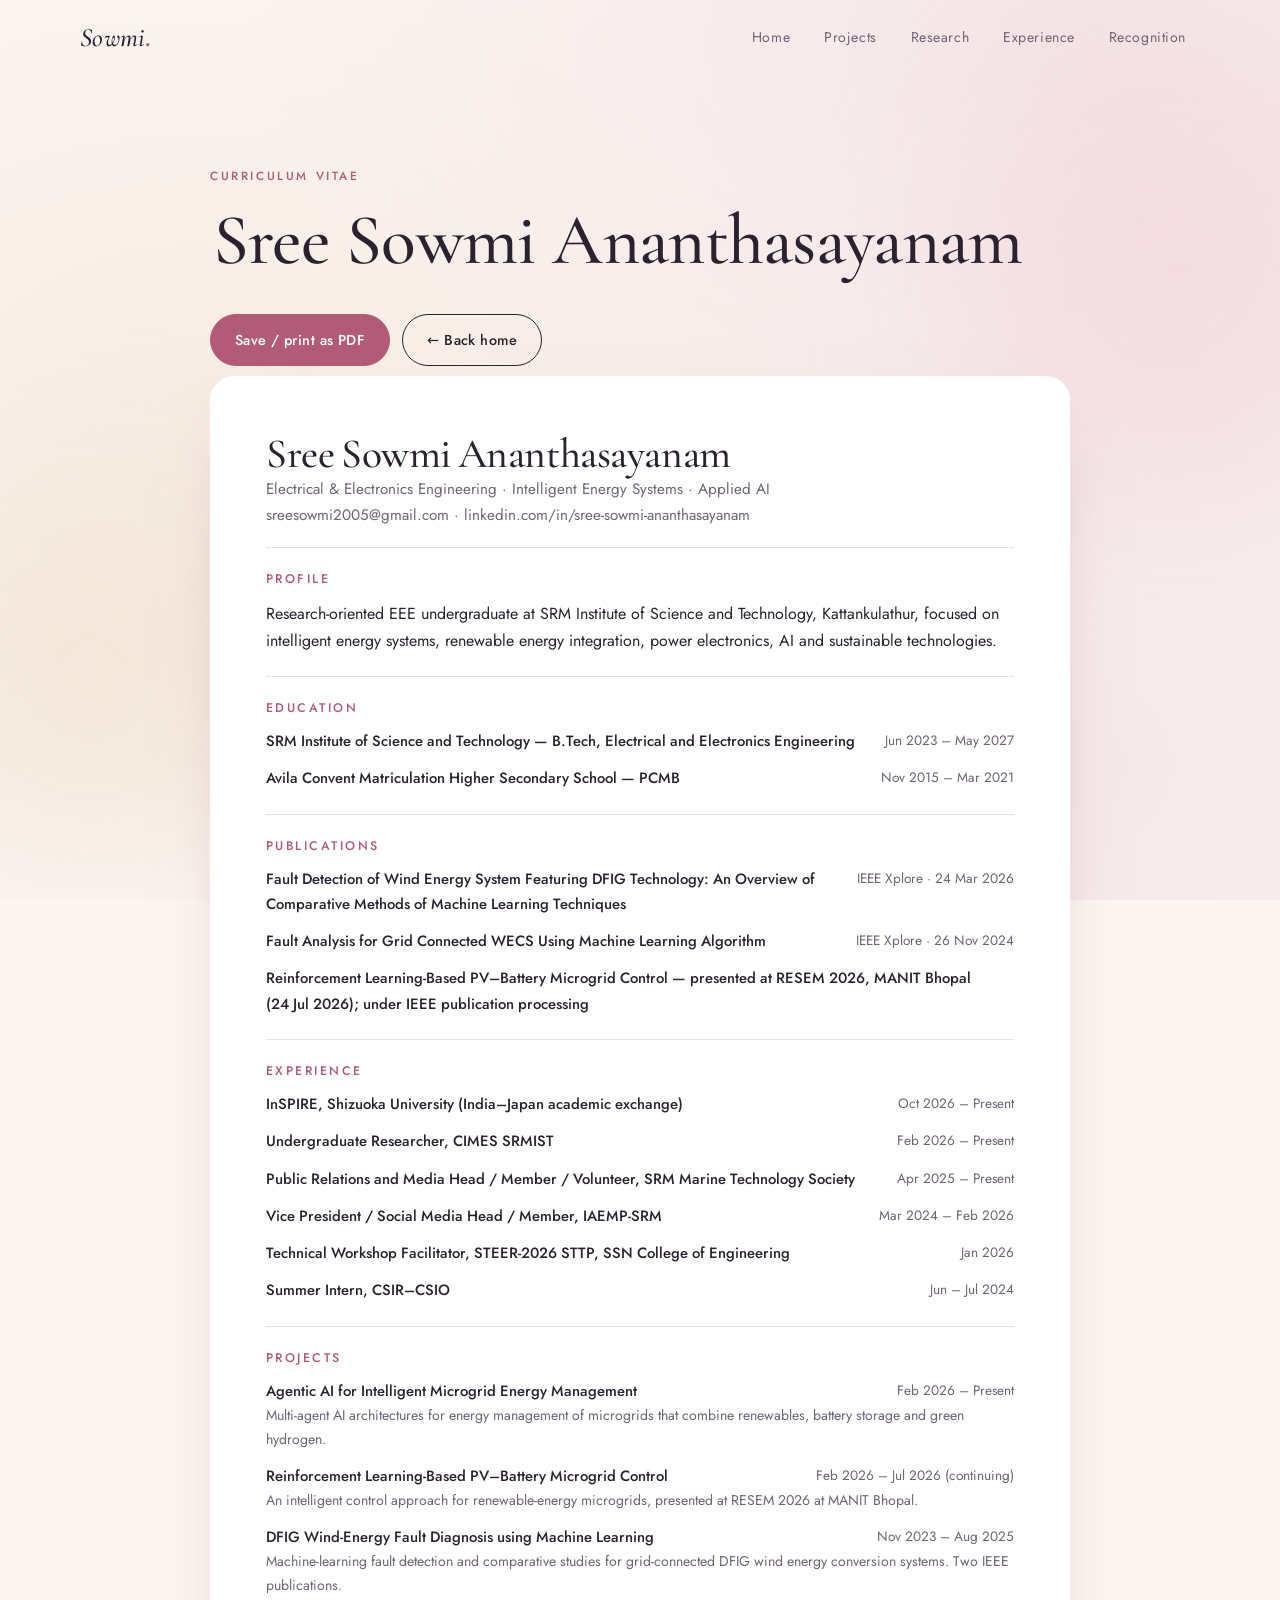
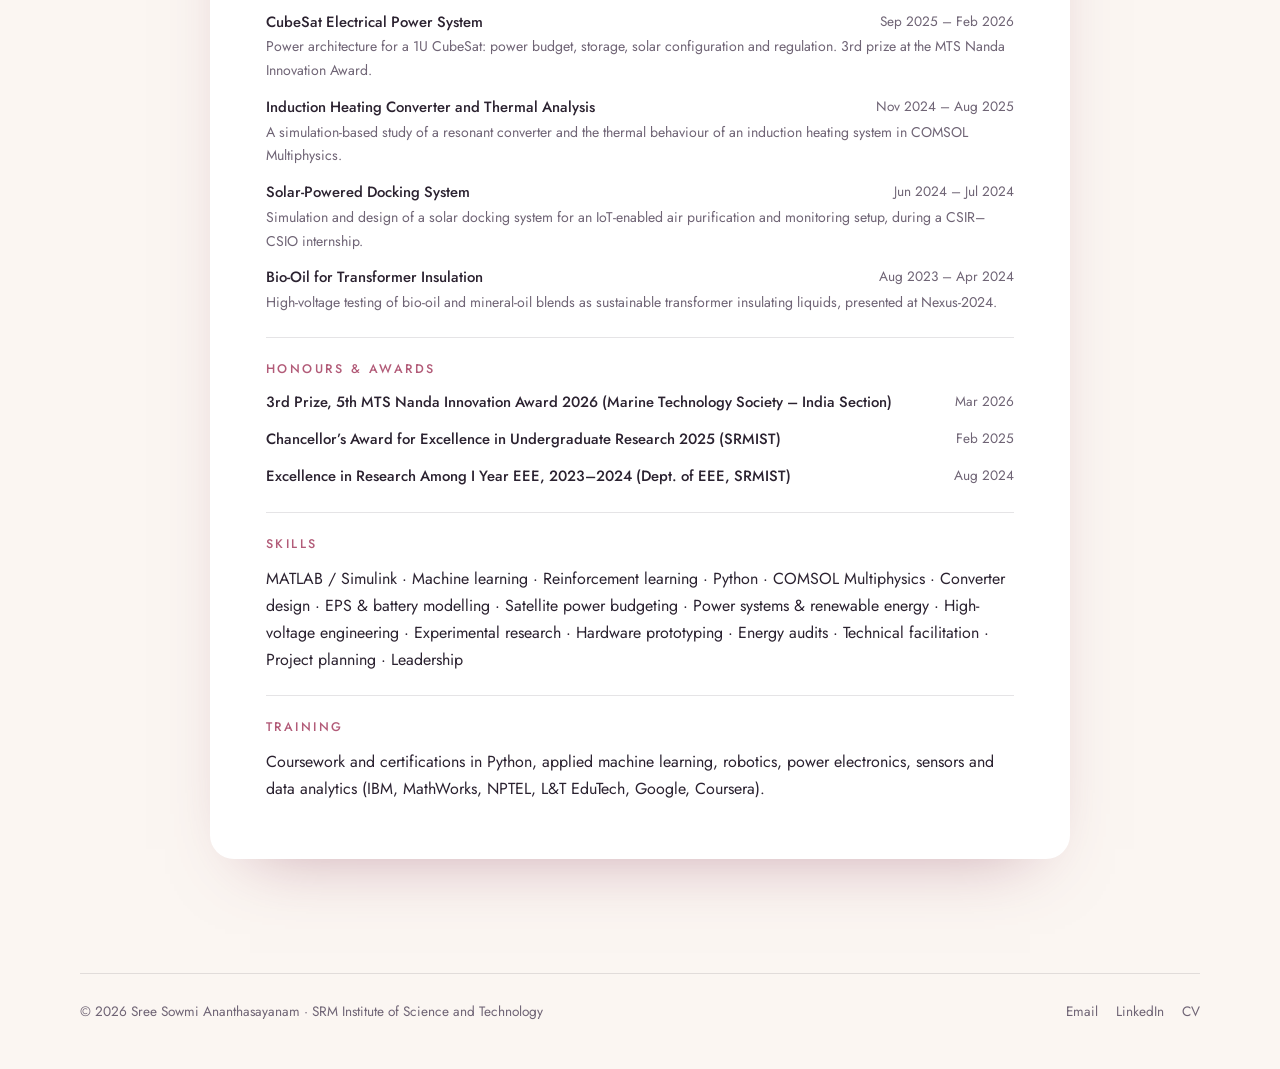
<file: cv.html>
<!DOCTYPE html>
<html lang="en">
<head>
<meta charset="UTF-8">
<meta name="viewport" content="width=device-width, initial-scale=1, viewport-fit=cover">
<title>CV | Sree Sowmi Ananthasayanam</title>
<meta name="description" content="Curriculum vitae of Sree Sowmi Ananthasayanam">
<meta property="og:title" content="CV | Sree Sowmi Ananthasayanam">
<meta property="og:description" content="Curriculum vitae of Sree Sowmi Ananthasayanam">
<meta property="og:type" content="website">
<meta name="theme-color" content="#fbf6f2">
<link rel="icon" href="data:image/svg+xml,%3Csvg xmlns='http://www.w3.org/2000/svg' viewBox='0 0 64 64'%3E%3Crect width='64' height='64' rx='32' fill='%23f3dfe2'/%3E%3Ctext x='32' y='43' font-family='Georgia,serif' font-style='italic' font-size='30' text-anchor='middle' fill='%238f3f5c'%3ESS%3C/text%3E%3C/svg%3E">
<link rel="preconnect" href="https://fonts.googleapis.com"><link rel="preconnect" href="https://fonts.gstatic.com" crossorigin>
<link rel="stylesheet" href="https://fonts.googleapis.com/css2?family=Cormorant+Garamond:ital,wght@0,400;0,500;0,600;1,400;1,500&family=Jost:wght@300;400;500&display=swap">
<link rel="stylesheet" href="assets/style.css">
<script>document.documentElement.classList.add('js');setTimeout(function(){document.documentElement.classList.add('ready')},2000);</script>
</head>
<body>
<a class="skip" href="#main">Skip to content</a>
<div class="curtain" aria-hidden="true"><span>S.S</span></div>
<div class="progress" aria-hidden="true"></div>
<div class="blobs" aria-hidden="true"><i></i><i></i></div>
<div class="glow" aria-hidden="true"></div>
<header class="site-header">
  <div class="wrap nav">
    <a class="brand" href="index.html" aria-label="Home">Sowmi<b>.</b></a>
    <button class="menu-btn" aria-expanded="false" aria-controls="menu">Menu</button>
    <nav class="menu" id="menu" aria-label="Main"><a href="index.html">Home</a><a href="projects.html">Projects</a><a href="research.html">Research</a><a href="experience.html">Experience</a><a href="recognition.html">Recognition</a></nav>
  </div>
</header>
<main id="main">

<div class="wrap" style="max-width:860px">
<div class="page-hero no-print" style="padding-bottom:10px"><div class="eyebrow">Curriculum vitae</div><h1 data-split>Sree Sowmi Ananthasayanam</h1>
<div class="actions"><button class="btn primary" onclick="window.print()">Save / print as PDF</button><a class="btn" href="index.html">← Back home</a></div></div>
<article class="cv">
<div class="cv-top"><h1>Sree Sowmi Ananthasayanam</h1><p>Electrical &amp; Electronics Engineering · Intelligent Energy Systems · Applied AI</p>
<p>sreesowmi2005@gmail.com · linkedin.com/in/sree-sowmi-ananthasayanam</p></div>
<section class="cv-sec"><h2>Profile</h2><p>Research-oriented EEE undergraduate at SRM Institute of Science and Technology, Kattankulathur, focused on intelligent energy systems, renewable energy integration, power electronics, AI and sustainable technologies.</p></section>
<section class="cv-sec"><h2>Education</h2><div class="cv-item"><div class="cv-h"><b>SRM Institute of Science and Technology — B.Tech, Electrical and Electronics Engineering</b><span>Jun 2023 – May 2027</span></div></div><div class="cv-item"><div class="cv-h"><b>Avila Convent Matriculation Higher Secondary School — PCMB</b><span>Nov 2015 – Mar 2021</span></div></div></section>
<section class="cv-sec"><h2>Publications</h2><div class="cv-item"><div class="cv-h"><b>Fault Detection of Wind Energy System Featuring DFIG Technology: An Overview of Comparative Methods of Machine Learning Techniques</b><span>IEEE Xplore · 24 Mar 2026</span></div></div><div class="cv-item"><div class="cv-h"><b>Fault Analysis for Grid Connected WECS Using Machine Learning Algorithm</b><span>IEEE Xplore · 26 Nov 2024</span></div></div><div class="cv-item"><div class="cv-h"><b>Reinforcement Learning-Based PV–Battery Microgrid Control — presented at RESEM 2026, MANIT Bhopal (24 Jul 2026); under IEEE publication processing</b><span></span></div></div></section>
<section class="cv-sec"><h2>Experience</h2><div class="cv-item"><div class="cv-h"><b>InSPIRE, Shizuoka University (India–Japan academic exchange)</b><span>Oct 2026 – Present</span></div></div><div class="cv-item"><div class="cv-h"><b>Undergraduate Researcher, CIMES SRMIST</b><span>Feb 2026 – Present</span></div></div><div class="cv-item"><div class="cv-h"><b>Public Relations and Media Head / Member / Volunteer, SRM Marine Technology Society</b><span>Apr 2025 – Present</span></div></div><div class="cv-item"><div class="cv-h"><b>Vice President / Social Media Head / Member, IAEMP-SRM</b><span>Mar 2024 – Feb 2026</span></div></div><div class="cv-item"><div class="cv-h"><b>Technical Workshop Facilitator, STEER-2026 STTP, SSN College of Engineering</b><span>Jan 2026</span></div></div><div class="cv-item"><div class="cv-h"><b>Summer Intern, CSIR–CSIO</b><span>Jun – Jul 2024</span></div></div></section>
<section class="cv-sec"><h2>Projects</h2><div class="cv-item"><div class="cv-h"><b>Agentic AI for Intelligent Microgrid Energy Management</b><span>Feb 2026 – Present</span></div><p>Multi-agent AI architectures for energy management of microgrids that combine renewables, battery storage and green hydrogen.</p></div><div class="cv-item"><div class="cv-h"><b>Reinforcement Learning-Based PV–Battery Microgrid Control</b><span>Feb 2026 – Jul 2026 (continuing)</span></div><p>An intelligent control approach for renewable-energy microgrids, presented at RESEM 2026 at MANIT Bhopal.</p></div><div class="cv-item"><div class="cv-h"><b>DFIG Wind-Energy Fault Diagnosis using Machine Learning</b><span>Nov 2023 – Aug 2025</span></div><p>Machine-learning fault detection and comparative studies for grid-connected DFIG wind energy conversion systems. Two IEEE publications.</p></div><div class="cv-item"><div class="cv-h"><b>CubeSat Electrical Power System</b><span>Sep 2025 – Feb 2026</span></div><p>Power architecture for a 1U CubeSat: power budget, storage, solar configuration and regulation. 3rd prize at the MTS Nanda Innovation Award.</p></div><div class="cv-item"><div class="cv-h"><b>Induction Heating Converter and Thermal Analysis</b><span>Nov 2024 – Aug 2025</span></div><p>A simulation-based study of a resonant converter and the thermal behaviour of an induction heating system in COMSOL Multiphysics.</p></div><div class="cv-item"><div class="cv-h"><b>Solar-Powered Docking System</b><span>Jun 2024 – Jul 2024</span></div><p>Simulation and design of a solar docking system for an IoT-enabled air purification and monitoring setup, during a CSIR–CSIO internship.</p></div><div class="cv-item"><div class="cv-h"><b>Bio-Oil for Transformer Insulation</b><span>Aug 2023 – Apr 2024</span></div><p>High-voltage testing of bio-oil and mineral-oil blends as sustainable transformer insulating liquids, presented at Nexus-2024.</p></div></section>
<section class="cv-sec"><h2>Honours &amp; awards</h2><div class="cv-item"><div class="cv-h"><b>3rd Prize, 5th MTS Nanda Innovation Award 2026 (Marine Technology Society – India Section)</b><span>Mar 2026</span></div></div><div class="cv-item"><div class="cv-h"><b>Chancellor’s Award for Excellence in Undergraduate Research 2025 (SRMIST)</b><span>Feb 2025</span></div></div><div class="cv-item"><div class="cv-h"><b>Excellence in Research Among I Year EEE, 2023–2024 (Dept. of EEE, SRMIST)</b><span>Aug 2024</span></div></div></section>
<section class="cv-sec"><h2>Skills</h2><p>MATLAB / Simulink · Machine learning · Reinforcement learning · Python · COMSOL Multiphysics · Converter design · EPS &amp; battery modelling · Satellite power budgeting · Power systems &amp; renewable energy · High-voltage engineering · Experimental research · Hardware prototyping · Energy audits · Technical facilitation · Project planning · Leadership</p></section>
<section class="cv-sec"><h2>Training</h2><p>Coursework and certifications in Python, applied machine learning, robotics, power electronics, sensors and data analytics (IBM, MathWorks, NPTEL, L&amp;T EduTech, Google, Coursera).</p></section>
</article></div>
<style>
.cv{background:#fff;border-radius:24px;padding:clamp(24px,5vw,56px);box-shadow:0 30px 70px -40px rgba(143,63,92,.5);margin-bottom:80px}
.cv-top h1{font-size:2.6rem} .cv-top p{color:var(--muted);font-size:.95rem}
.cv-sec{padding:22px 0 0;border-top:1px solid var(--line);margin-top:22px} .cv-sec:first-of-type{margin-top:18px}
.cv-sec h2{font:500 .78rem var(--sans);letter-spacing:.2em;text-transform:uppercase;color:var(--rose);margin-bottom:12px}
.cv-h{display:flex;flex-wrap:wrap;justify-content:space-between;gap:4px 20px} .cv-h b{font-weight:500;overflow-wrap:anywhere;flex:1 1 320px} .cv-h span{color:var(--muted);font-size:.85rem}
.cv-item{margin-bottom:12px;font-size:.93rem} .cv-item p{color:var(--muted);font-size:.88rem}
@media print{main{padding-top:0} .cv{box-shadow:none;padding:0;border-radius:0} .cv-item,.cv-sec{break-inside:avoid}}
</style>
</main>
<footer><div class="wrap"><span>© <span data-year>2026</span> Sree Sowmi Ananthasayanam · SRM Institute of Science and Technology</span><span><a href="mailto:sreesowmi2005@gmail.com">Email</a><a href="https://www.linkedin.com/in/sree-sowmi-ananthasayanam" target="_blank" rel="noopener noreferrer">LinkedIn</a><a href="cv.html">CV</a></span></div></footer>
<script src="assets/main.js" defer></script>
</body>
</html>
</file>
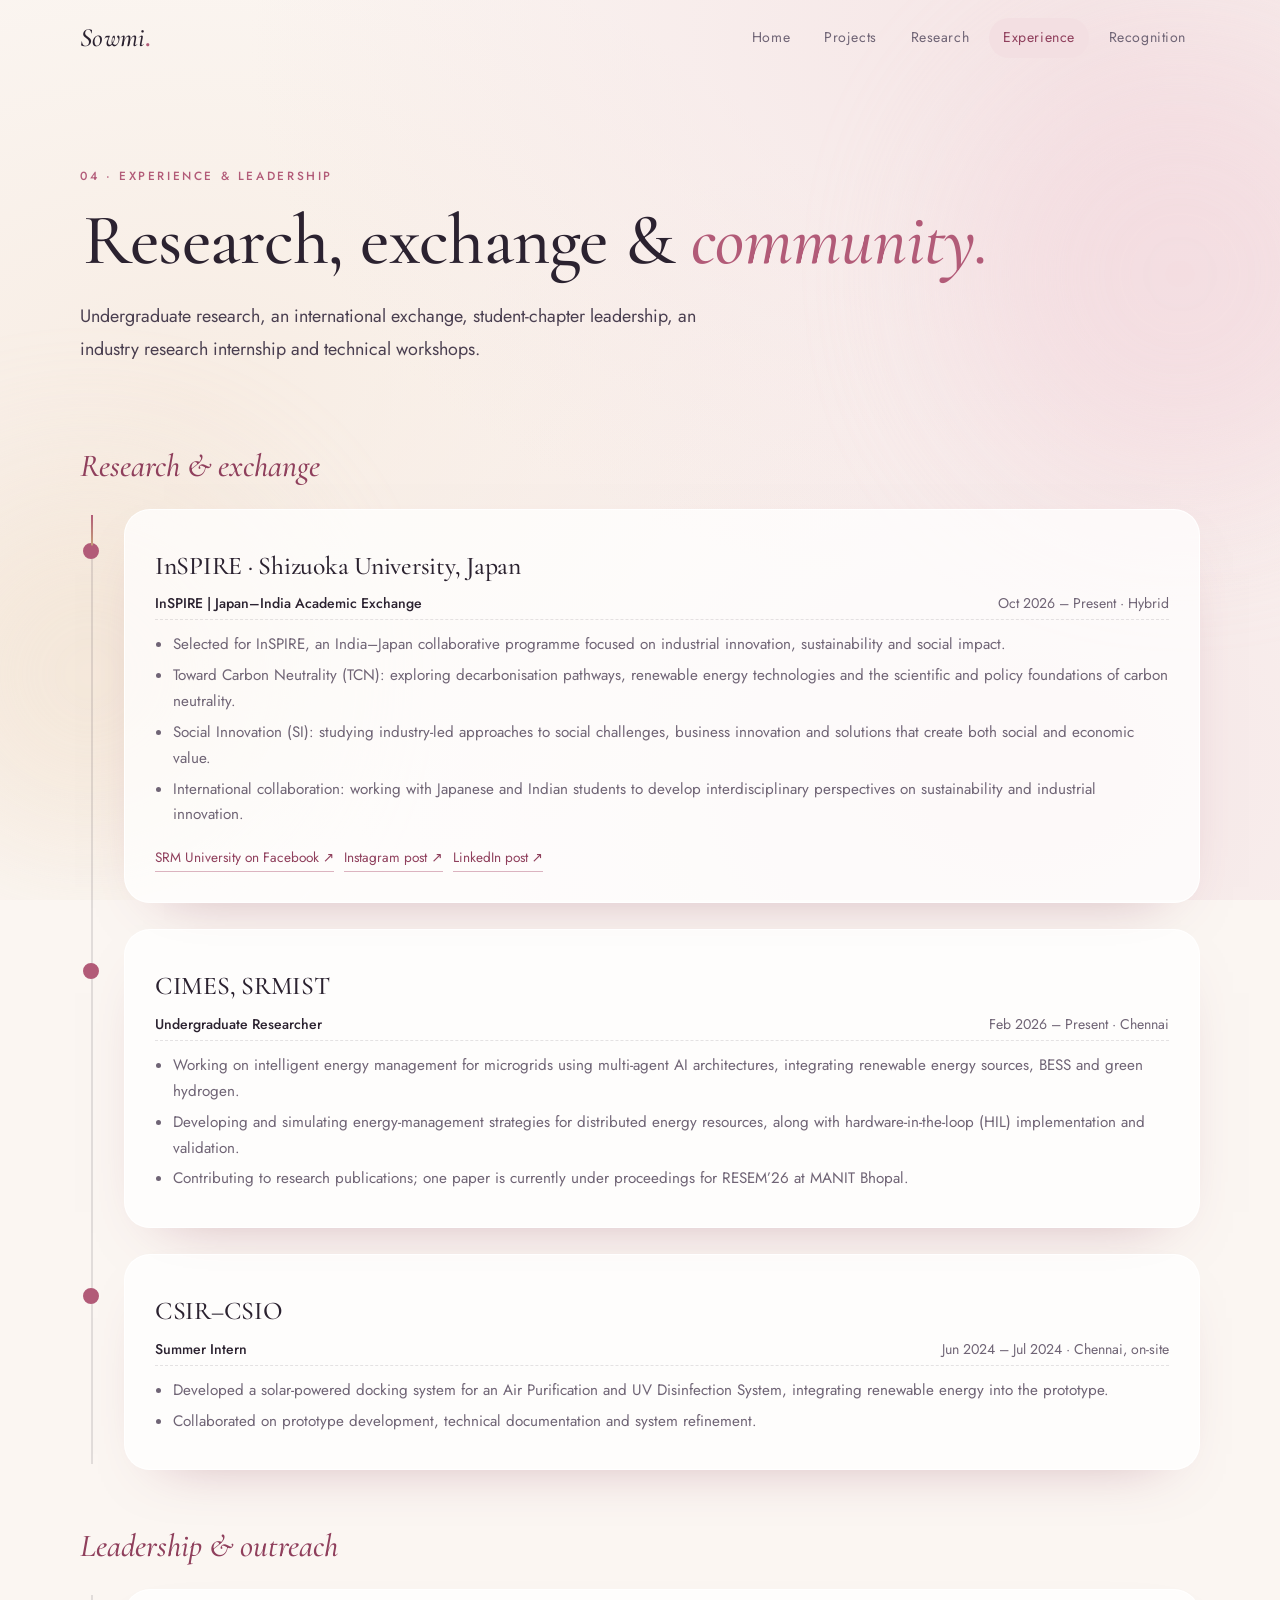
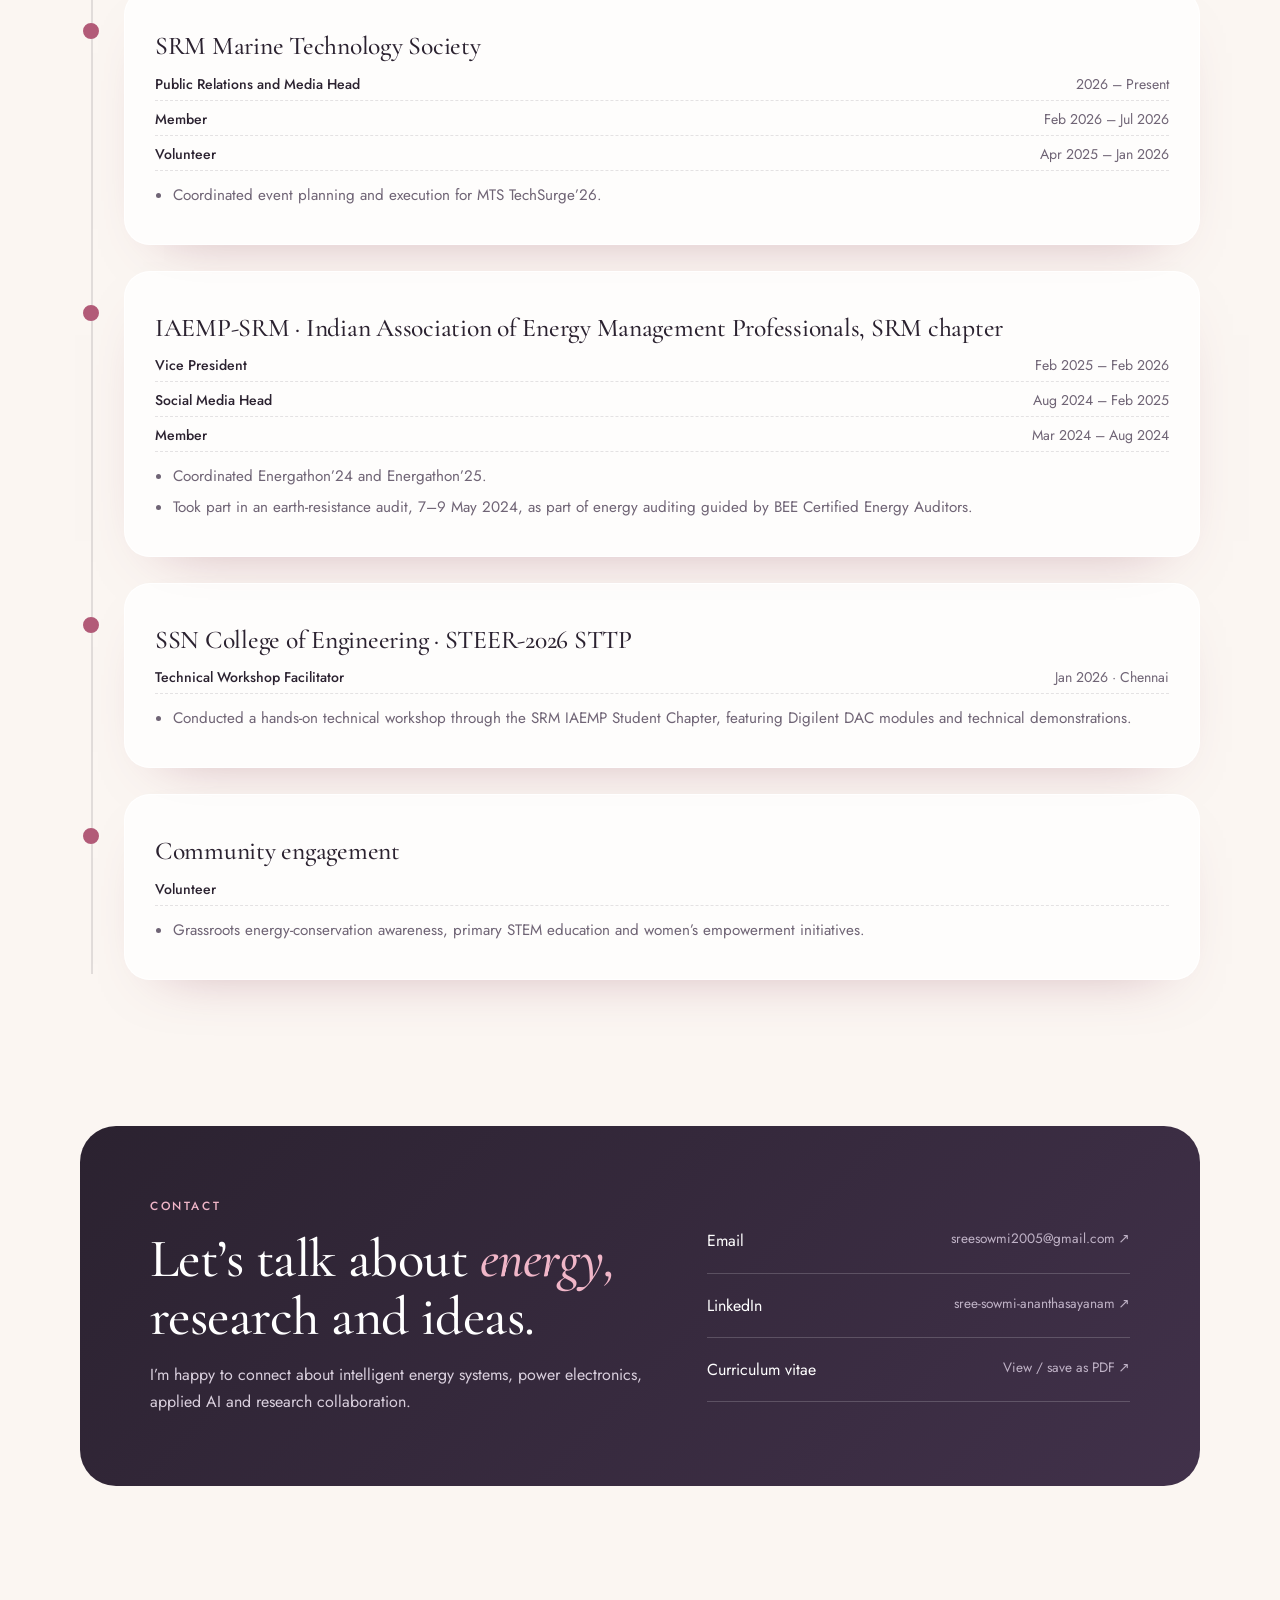
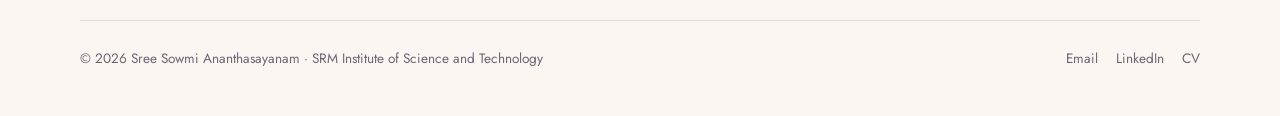
<file: experience.html>
<!DOCTYPE html>
<html lang="en">
<head>
<meta charset="UTF-8">
<meta name="viewport" content="width=device-width, initial-scale=1, viewport-fit=cover">
<title>Experience &amp; Leadership | Sree Sowmi Ananthasayanam</title>
<meta name="description" content="CIMES research, InSPIRE at Shizuoka University, SRM MTS, IAEMP-SRM, CSIR–CSIO internship and technical workshops.">
<meta property="og:title" content="Experience &amp; Leadership | Sree Sowmi Ananthasayanam">
<meta property="og:description" content="CIMES research, InSPIRE at Shizuoka University, SRM MTS, IAEMP-SRM, CSIR–CSIO internship and technical workshops.">
<meta property="og:type" content="website">
<meta name="theme-color" content="#fbf6f2">
<link rel="icon" href="data:image/svg+xml,%3Csvg xmlns='http://www.w3.org/2000/svg' viewBox='0 0 64 64'%3E%3Crect width='64' height='64' rx='32' fill='%23f3dfe2'/%3E%3Ctext x='32' y='43' font-family='Georgia,serif' font-style='italic' font-size='30' text-anchor='middle' fill='%238f3f5c'%3ESS%3C/text%3E%3C/svg%3E">
<link rel="preconnect" href="https://fonts.googleapis.com"><link rel="preconnect" href="https://fonts.gstatic.com" crossorigin>
<link rel="stylesheet" href="https://fonts.googleapis.com/css2?family=Cormorant+Garamond:ital,wght@0,400;0,500;0,600;1,400;1,500&family=Jost:wght@300;400;500&display=swap">
<link rel="stylesheet" href="assets/style.css">
<script>document.documentElement.classList.add('js');setTimeout(function(){document.documentElement.classList.add('ready')},2000);</script>
</head>
<body>
<a class="skip" href="#main">Skip to content</a>
<div class="curtain" aria-hidden="true"><span>S.S</span></div>
<div class="progress" aria-hidden="true"></div>
<div class="blobs" aria-hidden="true"><i></i><i></i></div>
<div class="glow" aria-hidden="true"></div>
<header class="site-header">
  <div class="wrap nav">
    <a class="brand" href="index.html" aria-label="Home">Sowmi<b>.</b></a>
    <button class="menu-btn" aria-expanded="false" aria-controls="menu">Menu</button>
    <nav class="menu" id="menu" aria-label="Main"><a href="index.html">Home</a><a href="projects.html">Projects</a><a href="research.html">Research</a><a href="experience.html" aria-current="page">Experience</a><a href="recognition.html">Recognition</a></nav>
  </div>
</header>
<main id="main">

<div class="wrap page-hero"><div class="eyebrow reveal">04 · Experience &amp; leadership</div>
<h1 data-split>Research, exchange &amp; <em>community.</em></h1>
<p class="lead reveal" style="--d:.7s">Undergraduate research, an international exchange, student-chapter leadership, an industry research internship and technical workshops.</p></div>
<section style="padding-top:40px"><div class="wrap">
 <div class="group-label reveal">Research &amp; exchange</div>
 <div class="tl">
 <div class="tl-item reveal"><div class="card"><h3>InSPIRE · Shizuoka University, Japan</h3><div class="roles"><div><b>InSPIRE | Japan–India Academic Exchange</b><span>Oct 2026 – Present · Hybrid</span></div></div><ul><li>Selected for InSPIRE, an India–Japan collaborative programme focused on industrial innovation, sustainability and social impact.</li><li>Toward Carbon Neutrality (TCN): exploring decarbonisation pathways, renewable energy technologies and the scientific and policy foundations of carbon neutrality.</li><li>Social Innovation (SI): studying industry-led approaches to social challenges, business innovation and solutions that create both social and economic value.</li><li>International collaboration: working with Japanese and Indian students to develop interdisciplinary perspectives on sustainability and industrial innovation.</li></ul><div class="links"><a href="https://www.facebook.com/SRMUniversityOfficial/posts/pfbid02WxMY7dDFFnPny4vsQuqDv1WZTd5bCT3KSoQ6skBvexuLLFgADKDtV3e8fuiP6gLpl?rdid=dTMKTkSjhQY0xmxv#" target="_blank" rel="noopener noreferrer">SRM University on Facebook ↗</a><a href="https://www.instagram.com/p/DawcypmlEDx/?srtk=NTc4MTIwNjQ2YQ==" target="_blank" rel="noopener noreferrer">Instagram post ↗</a><a href="https://lnkd.in/p/g77aJQBG" target="_blank" rel="noopener noreferrer">LinkedIn post ↗</a></div></div></div>
 <div class="tl-item reveal"><div class="card"><h3>CIMES, SRMIST</h3><div class="roles"><div><b>Undergraduate Researcher</b><span>Feb 2026 – Present · Chennai</span></div></div><ul><li>Working on intelligent energy management for microgrids using multi-agent AI architectures, integrating renewable energy sources, BESS and green hydrogen.</li><li>Developing and simulating energy-management strategies for distributed energy resources, along with hardware-in-the-loop (HIL) implementation and validation.</li><li>Contributing to research publications; one paper is currently under proceedings for RESEM’26 at MANIT Bhopal.</li></ul></div></div>
 <div class="tl-item reveal"><div class="card"><h3>CSIR–CSIO</h3><div class="roles"><div><b>Summer Intern</b><span>Jun 2024 – Jul 2024 · Chennai, on-site</span></div></div><ul><li>Developed a solar-powered docking system for an Air Purification and UV Disinfection System, integrating renewable energy into the prototype.</li><li>Collaborated on prototype development, technical documentation and system refinement.</li></ul></div></div>
 </div>
 <div class="group-label reveal">Leadership &amp; outreach</div>
 <div class="tl">
 <div class="tl-item reveal"><div class="card"><h3>SRM Marine Technology Society</h3><div class="roles"><div><b>Public Relations and Media Head</b><span>2026 – Present</span></div><div><b>Member</b><span>Feb 2026 – Jul 2026</span></div><div><b>Volunteer</b><span>Apr 2025 – Jan 2026</span></div></div><ul><li>Coordinated event planning and execution for MTS TechSurge’26.</li></ul></div></div>
 <div class="tl-item reveal"><div class="card"><h3>IAEMP-SRM · Indian Association of Energy Management Professionals, SRM chapter</h3><div class="roles"><div><b>Vice President</b><span>Feb 2025 – Feb 2026</span></div><div><b>Social Media Head</b><span>Aug 2024 – Feb 2025</span></div><div><b>Member</b><span>Mar 2024 – Aug 2024</span></div></div><ul><li>Coordinated Energathon’24 and Energathon’25.</li><li>Took part in an earth-resistance audit, 7–9 May 2024, as part of energy auditing guided by BEE Certified Energy Auditors.</li></ul></div></div>
 <div class="tl-item reveal"><div class="card"><h3>SSN College of Engineering · STEER-2026 STTP</h3><div class="roles"><div><b>Technical Workshop Facilitator</b><span>Jan 2026 · Chennai</span></div></div><ul><li>Conducted a hands-on technical workshop through the SRM IAEMP Student Chapter, featuring Digilent DAC modules and technical demonstrations.</li></ul></div></div>
 <div class="tl-item reveal"><div class="card"><h3>Community engagement</h3><div class="roles"><div><b>Volunteer</b><span></span></div></div><ul><li>Grassroots energy-conservation awareness, primary STEM education and women’s empowerment initiatives.</li></ul></div></div>
 </div>
</div></section>
<section id="contact" style="padding-top:20px"><div class="wrap"><div class="contact reveal">
<div><div class="eyebrow">Contact</div><h2 style="margin-top:14px">Let’s talk about <em>energy,</em> research and ideas.</h2><p>I’m happy to connect about intelligent energy systems, power electronics, applied AI and research collaboration.</p></div>
<div class="clinks"><a href="mailto:sreesowmi2005@gmail.com">Email <small>sreesowmi2005@gmail.com ↗</small></a><a href="https://www.linkedin.com/in/sree-sowmi-ananthasayanam" target="_blank" rel="noopener noreferrer">LinkedIn <small>sree-sowmi-ananthasayanam ↗</small></a><a href="cv.html">Curriculum vitae <small>View / save as PDF ↗</small></a></div>
</div></div></section>
</main>
<footer><div class="wrap"><span>© <span data-year>2026</span> Sree Sowmi Ananthasayanam · SRM Institute of Science and Technology</span><span><a href="mailto:sreesowmi2005@gmail.com">Email</a><a href="https://www.linkedin.com/in/sree-sowmi-ananthasayanam" target="_blank" rel="noopener noreferrer">LinkedIn</a><a href="cv.html">CV</a></span></div></footer>
<script src="assets/main.js" defer></script>
</body>
</html>
</file>
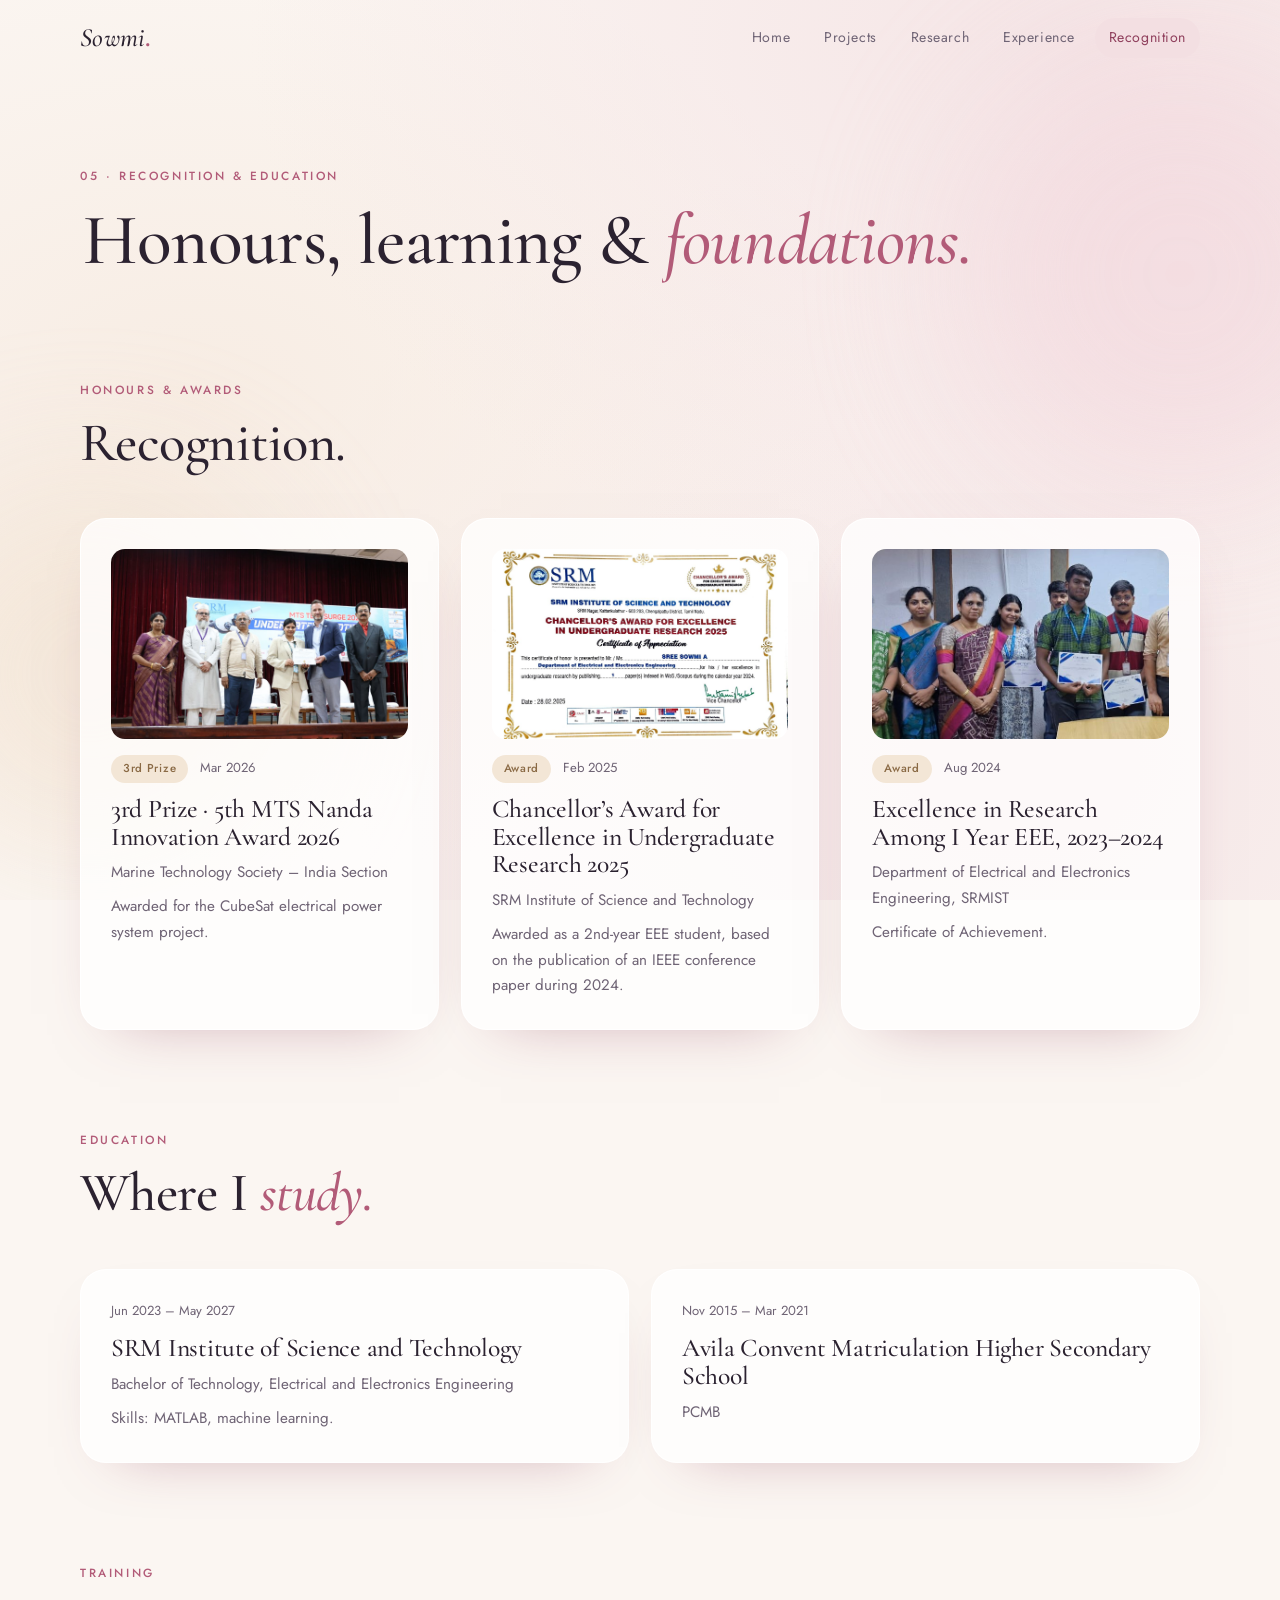
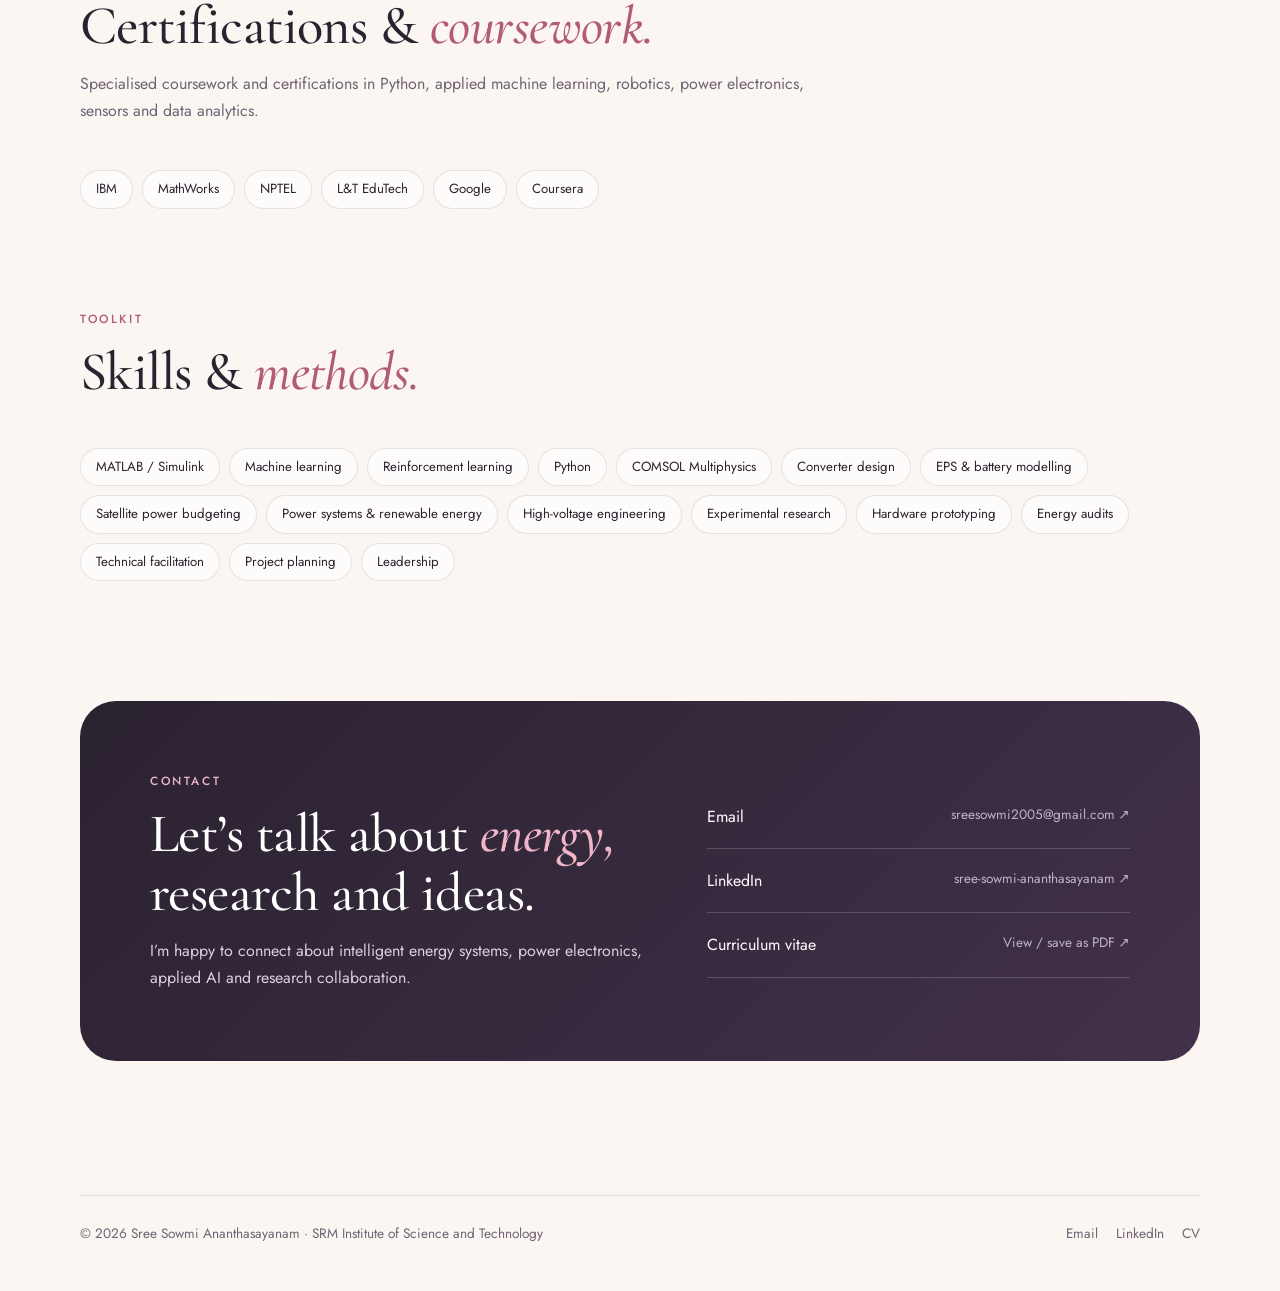
<file: recognition.html>
<!DOCTYPE html>
<html lang="en">
<head>
<meta charset="UTF-8">
<meta name="viewport" content="width=device-width, initial-scale=1, viewport-fit=cover">
<title>Recognition &amp; Education | Sree Sowmi Ananthasayanam</title>
<meta name="description" content="MTS Nanda Innovation Award, Chancellor’s Award, research excellence, education at SRMIST, and certifications.">
<meta property="og:title" content="Recognition &amp; Education | Sree Sowmi Ananthasayanam">
<meta property="og:description" content="MTS Nanda Innovation Award, Chancellor’s Award, research excellence, education at SRMIST, and certifications.">
<meta property="og:type" content="website">
<meta name="theme-color" content="#fbf6f2">
<link rel="icon" href="data:image/svg+xml,%3Csvg xmlns='http://www.w3.org/2000/svg' viewBox='0 0 64 64'%3E%3Crect width='64' height='64' rx='32' fill='%23f3dfe2'/%3E%3Ctext x='32' y='43' font-family='Georgia,serif' font-style='italic' font-size='30' text-anchor='middle' fill='%238f3f5c'%3ESS%3C/text%3E%3C/svg%3E">
<link rel="preconnect" href="https://fonts.googleapis.com"><link rel="preconnect" href="https://fonts.gstatic.com" crossorigin>
<link rel="stylesheet" href="https://fonts.googleapis.com/css2?family=Cormorant+Garamond:ital,wght@0,400;0,500;0,600;1,400;1,500&family=Jost:wght@300;400;500&display=swap">
<link rel="stylesheet" href="assets/style.css">
<script>document.documentElement.classList.add('js');setTimeout(function(){document.documentElement.classList.add('ready')},2000);</script>
</head>
<body>
<a class="skip" href="#main">Skip to content</a>
<div class="curtain" aria-hidden="true"><span>S.S</span></div>
<div class="progress" aria-hidden="true"></div>
<div class="blobs" aria-hidden="true"><i></i><i></i></div>
<div class="glow" aria-hidden="true"></div>
<header class="site-header">
  <div class="wrap nav">
    <a class="brand" href="index.html" aria-label="Home">Sowmi<b>.</b></a>
    <button class="menu-btn" aria-expanded="false" aria-controls="menu">Menu</button>
    <nav class="menu" id="menu" aria-label="Main"><a href="index.html">Home</a><a href="projects.html">Projects</a><a href="research.html">Research</a><a href="experience.html">Experience</a><a href="recognition.html" aria-current="page">Recognition</a></nav>
  </div>
</header>
<main id="main">

<div class="wrap page-hero"><div class="eyebrow reveal">05 · Recognition &amp; education</div>
<h1 data-split>Honours, learning &amp; <em>foundations.</em></h1></div>
<section style="padding-top:40px"><div class="wrap">
 <div class="sec-head reveal"><div class="eyebrow">Honours &amp; awards</div><h2>Recognition.</h2></div>
 <div class="grid3 reveal-group">
  <div class="reveal">
    <article class="card" style="height:100%; display:flex; flex-direction:column;">
      <img src="images/award-mts-2026.jpg" alt="5th MTS Nanda Innovation Award 2026" style="width:100%; height:190px; object-fit:cover; border-radius:14px; margin-bottom:16px; display:block;" onerror="this.style.display='none'">
      <div class="meta"><span class="tag gold">3rd Prize</span> &nbsp; Mar 2026</div>
      <h3>3rd Prize · 5th MTS Nanda Innovation Award 2026</h3>
      <p>Marine Technology Society – India Section</p>
      <p style="margin-top:8px">Awarded for the CubeSat electrical power system project.</p>
    </article>
  </div>
  <div class="reveal">
    <article class="card" style="height:100%; display:flex; flex-direction:column;">
      <img src="images/award-chancellor-2025.jpg" alt="Chancellor’s Award for Excellence in Undergraduate Research 2025" style="width:100%; height:190px; object-fit:cover; border-radius:14px; margin-bottom:16px; display:block;" onerror="this.style.display='none'">
      <div class="meta"><span class="tag gold">Award</span> &nbsp; Feb 2025</div>
      <h3>Chancellor’s Award for Excellence in Undergraduate Research 2025</h3>
      <p>SRM Institute of Science and Technology</p>
      <p style="margin-top:8px">Awarded as a 2nd-year EEE student, based on the publication of an IEEE conference paper during 2024.</p>
    </article>
  </div>
  <div class="reveal">
    <article class="card" style="height:100%; display:flex; flex-direction:column;">
      <img src="images/award-eee-2024.jpg" alt="Excellence in Research Among I Year EEE" style="width:100%; height:190px; object-fit:cover; border-radius:14px; margin-bottom:16px; display:block;" onerror="this.style.display='none'">
      <div class="meta"><span class="tag gold">Award</span> &nbsp; Aug 2024</div>
      <h3>Excellence in Research Among I Year EEE, 2023–2024</h3>
      <p>Department of Electrical and Electronics Engineering, SRMIST</p>
      <p style="margin-top:8px">Certificate of Achievement.</p>
    </article>
  </div>
 </div>
</div></section>
<section style="padding-top:0"><div class="wrap">
 <div class="sec-head reveal"><div class="eyebrow">Education</div><h2>Where I <em>study.</em></h2></div>
 <div class="grid2 reveal-group">
  <div class="reveal"><article class="card" style="height:100%"><div class="meta">Jun 2023 – May 2027</div><h3>SRM Institute of Science and Technology</h3><p>Bachelor of Technology, Electrical and Electronics Engineering</p><p style="margin-top:8px">Skills: MATLAB, machine learning.</p></article></div>
  <div class="reveal"><article class="card" style="height:100%"><div class="meta">Nov 2015 – Mar 2021</div><h3>Avila Convent Matriculation Higher Secondary School</h3><p>PCMB</p></article></div>
 </div>
</div></section>
<section style="padding-top:0"><div class="wrap">
 <div class="sec-head reveal"><div class="eyebrow">Training</div><h2>Certifications &amp; <em>coursework.</em></h2><p>Specialised coursework and certifications in Python, applied machine learning, robotics, power electronics, sensors and data analytics.</p></div>
 <div class="chips reveal"><span class="chip">IBM</span><span class="chip">MathWorks</span><span class="chip">NPTEL</span><span class="chip">L&amp;T EduTech</span><span class="chip">Google</span><span class="chip">Coursera</span></div>
</div></section>
<section style="padding-top:0"><div class="wrap">
 <div class="sec-head reveal"><div class="eyebrow">Toolkit</div><h2>Skills &amp; <em>methods.</em></h2></div>
 <div class="chips reveal"><span class="chip">MATLAB / Simulink</span><span class="chip">Machine learning</span><span class="chip">Reinforcement learning</span><span class="chip">Python</span><span class="chip">COMSOL Multiphysics</span><span class="chip">Converter design</span><span class="chip">EPS &amp; battery modelling</span><span class="chip">Satellite power budgeting</span><span class="chip">Power systems &amp; renewable energy</span><span class="chip">High-voltage engineering</span><span class="chip">Experimental research</span><span class="chip">Hardware prototyping</span><span class="chip">Energy audits</span><span class="chip">Technical facilitation</span><span class="chip">Project planning</span><span class="chip">Leadership</span></div>
</div></section>
<section id="contact" style="padding-top:20px"><div class="wrap"><div class="contact reveal">
<div><div class="eyebrow">Contact</div><h2 style="margin-top:14px">Let’s talk about <em>energy,</em> research and ideas.</h2><p>I’m happy to connect about intelligent energy systems, power electronics, applied AI and research collaboration.</p></div>
<div class="clinks"><a href="mailto:sreesowmi2005@gmail.com">Email <small>sreesowmi2005@gmail.com ↗</small></a><a href="https://www.linkedin.com/in/sree-sowmi-ananthasayanam" target="_blank" rel="noopener noreferrer">LinkedIn <small>sree-sowmi-ananthasayanam ↗</small></a><a href="cv.html">Curriculum vitae <small>View / save as PDF ↗</small></a></div>
</div></div></section>
</main>
<footer><div class="wrap"><span>© <span data-year>2026</span> Sree Sowmi Ananthasayanam · SRM Institute of Science and Technology</span><span><a href="mailto:sreesowmi2005@gmail.com">Email</a><a href="https://www.linkedin.com/in/sree-sowmi-ananthasayanam" target="_blank" rel="noopener noreferrer">LinkedIn</a><a href="cv.html">CV</a></span></div></footer>
<script src="assets/main.js" defer></script>
</body>
</html>
</file>
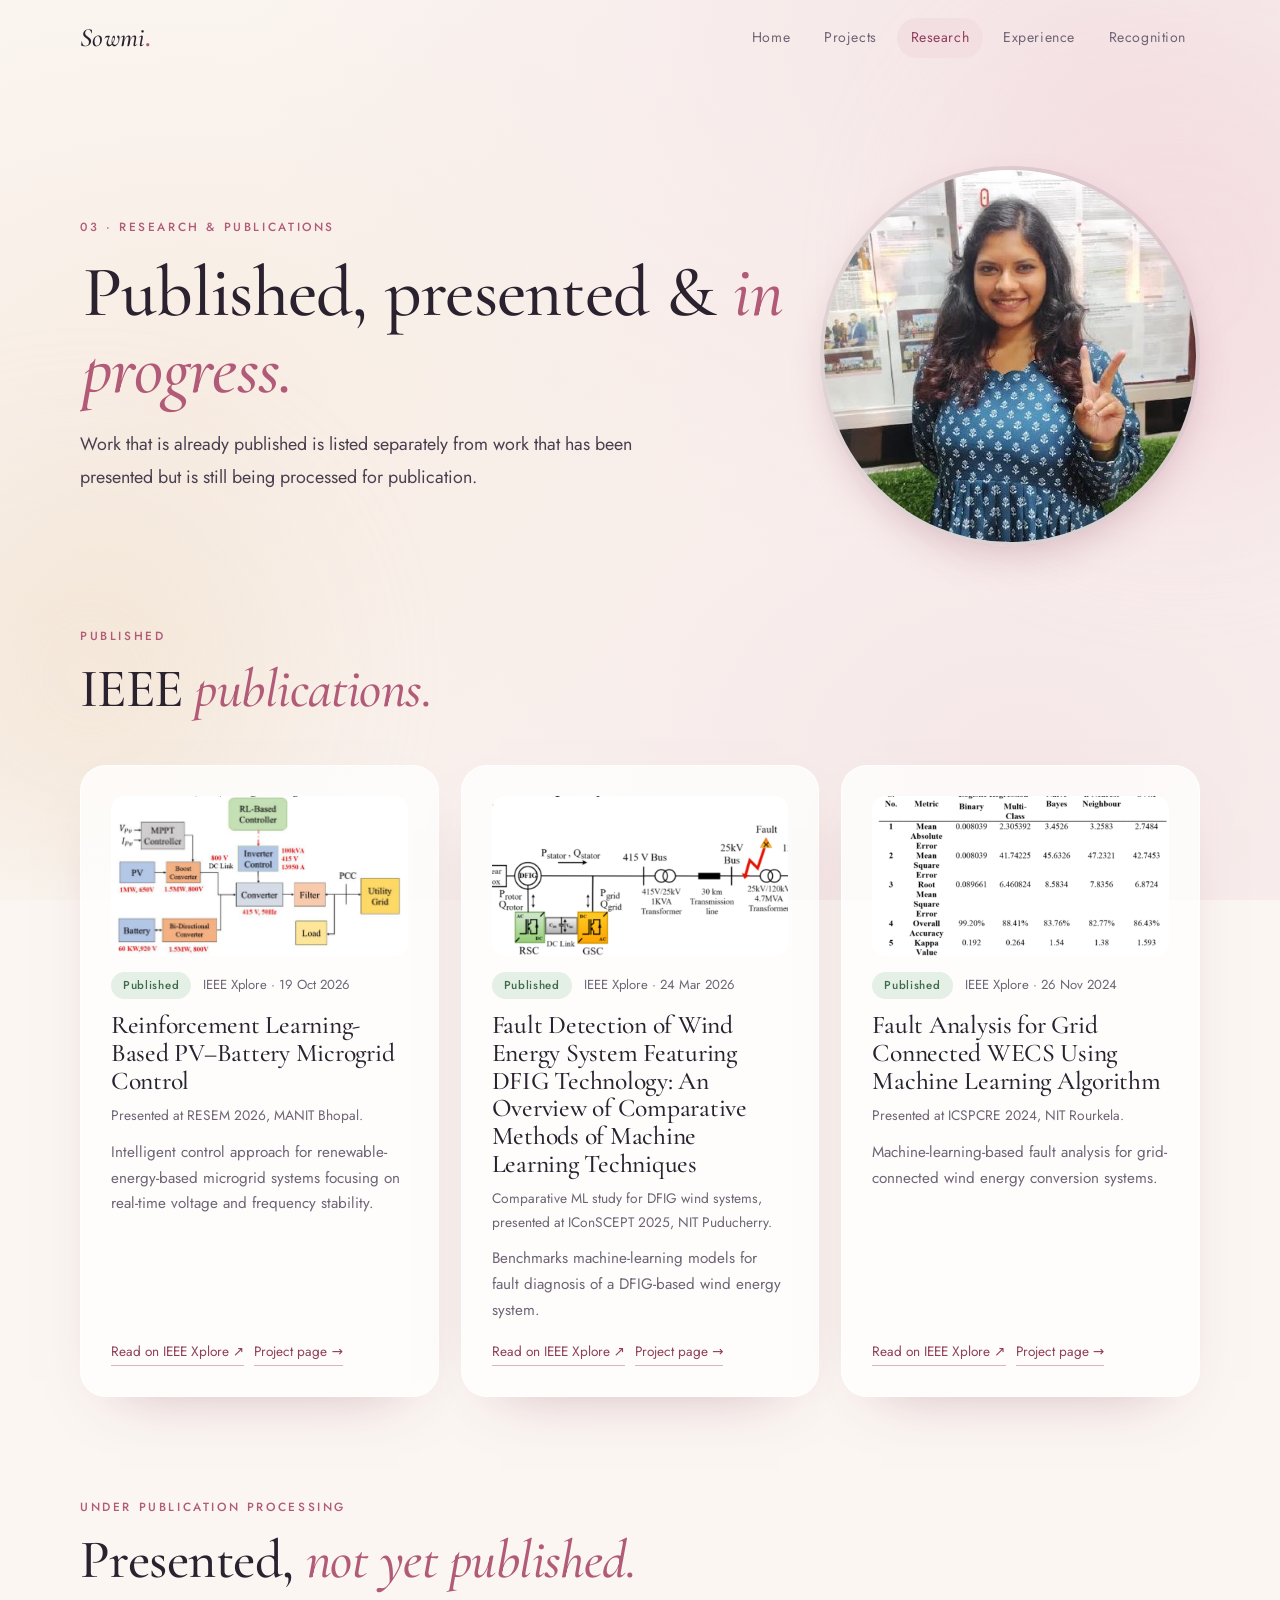
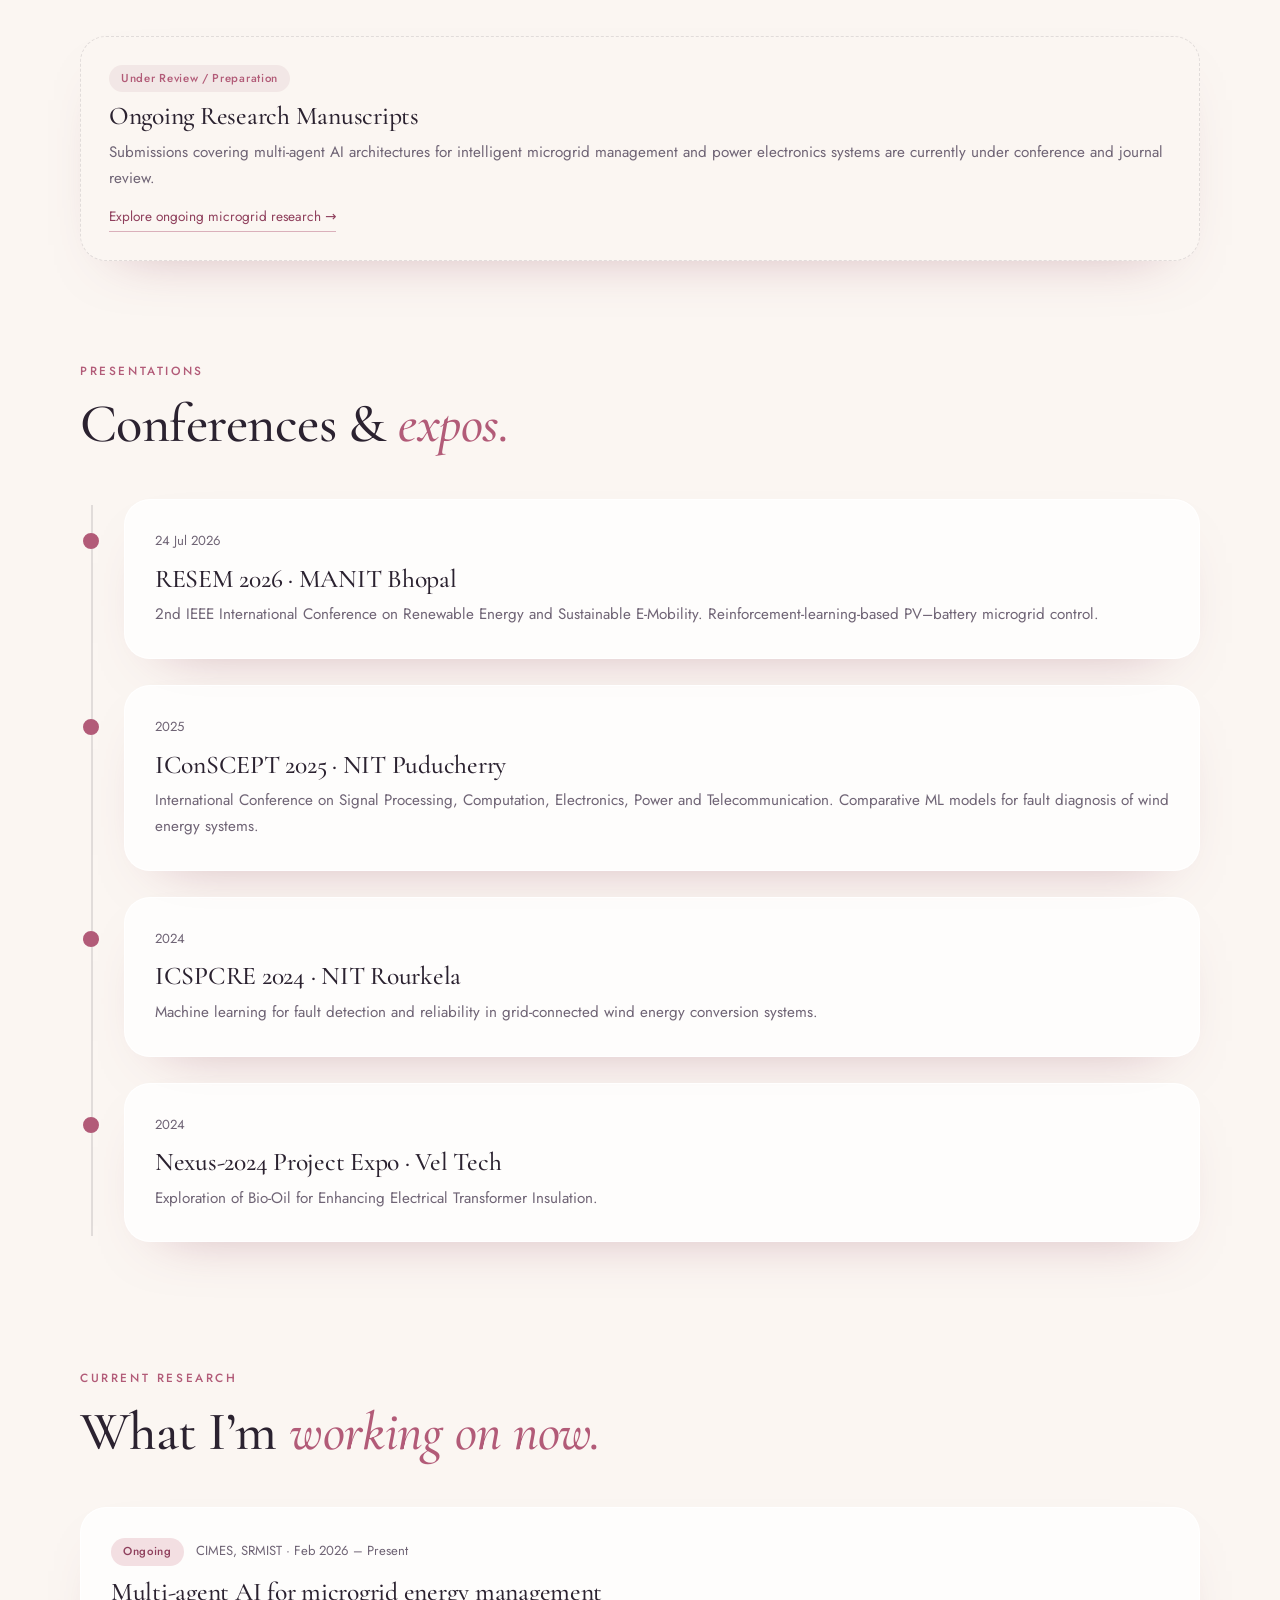
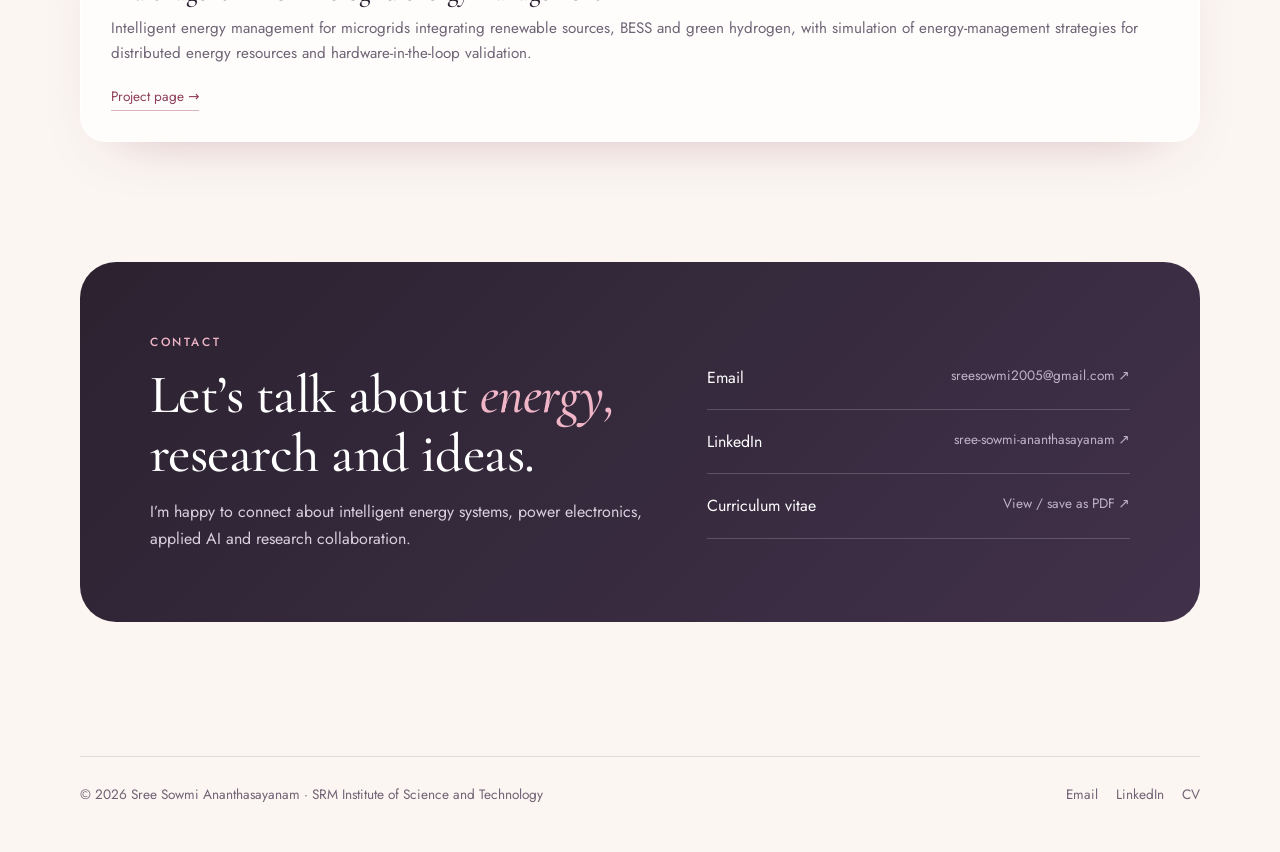
<file: research.html>
<!DOCTYPE html>
<html lang="en">
<head>
<meta charset="UTF-8">
<meta name="viewport" content="width=device-width, initial-scale=1, viewport-fit=cover">
<title>Research &amp; Publications | Sree Sowmi Ananthasayanam</title>
<meta name="description" content="Three IEEE Xplore publications on ML fault detection for DFIG wind systems, reinforcement learning microgrid control, and current microgrid AI research.">
<meta property="og:title" content="Research &amp; Publications | Sree Sowmi Ananthasayanam">
<meta property="og:description" content="Three IEEE Xplore publications on ML fault detection for DFIG wind systems, reinforcement learning microgrid control, and current microgrid AI research.">
<meta property="og:type" content="website">
<meta name="theme-color" content="#fbf6f2">
<link rel="icon" href="data:image/svg+xml,%3Csvg xmlns='http://www.w3.org/2000/svg' viewBox='0 0 64 64'%3E%3Crect width='64' height='64' rx='32' fill='%23f3dfe2'/%3E%3Ctext x='32' y='43' font-family='Georgia,serif' font-style='italic' font-size='30' text-anchor='middle' fill='%238f3f5c'%3ESS%3C/text%3E%3C/svg%3E">
<link rel="preconnect" href="https://fonts.googleapis.com"><link rel="preconnect" href="https://fonts.gstatic.com" crossorigin>
<link rel="stylesheet" href="https://fonts.googleapis.com/css2?family=Cormorant+Garamond:ital,wght@0,400;0,500;0,600;1,400;1,500&family=Jost:wght@300;400;500&display=swap">
<link rel="stylesheet" href="assets/style.css">
<script>document.documentElement.classList.add('js');setTimeout(function(){document.documentElement.classList.add('ready')},2000);</script>
</head>
<body>
<a class="skip" href="#main">Skip to content</a>
<div class="curtain" aria-hidden="true"><span>S.S</span></div>
<div class="progress" aria-hidden="true"></div>
<div class="blobs" aria-hidden="true"><i></i><i></i></div>
<div class="glow" aria-hidden="true"></div>
<header class="site-header">
  <div class="wrap nav">
    <a class="brand" href="index.html" aria-label="Home">Sowmi<b>.</b></a>
    <button class="menu-btn" aria-expanded="false" aria-controls="menu">Menu</button>
    <nav class="menu" id="menu" aria-label="Main"><a href="index.html">Home</a><a href="projects.html">Projects</a><a href="research.html" aria-current="page">Research</a><a href="experience.html">Experience</a><a href="recognition.html">Recognition</a></nav>
  </div>
</header>
<main id="main">

<div class="wrap page-hero" style="display:flex; justify-content:space-between; align-items:center; gap:32px; flex-wrap:wrap;">
  <div style="flex:1 1 420px;">
    <div class="eyebrow reveal">03 · Research &amp; publications</div>
    <h1 data-split>Published, presented &amp; <em>in progress.</em></h1>
    <p class="lead reveal" style="--d:.7s">Work that is already published is listed separately from work that has been presented but is still being processed for publication.</p>
  </div>
  <div class="reveal" style="flex:0 0 auto;">
    <img src="images/research-photo.jpg" alt="Research" style="width:380px; height:380px; max-width:85vw; max-height:85vw; border-radius:50%; object-fit:cover; border:4px solid var(--line, #e2d8d2); box-shadow:0 16px 40px -12px rgba(143,63,92,.3); display:block;">
  </div>
</div>

<section style="padding-top:40px"><div class="wrap">
 <div class="sec-head reveal"><div class="eyebrow">Published</div><h2>IEEE <em>publications.</em></h2></div>
 <div class="grid3 reveal-group">

  <!-- 1. Latest: 19 Oct 2026 -->
  <div class="reveal"><article class="card" style="height:100%; display:flex; flex-direction:column; justify-content:space-between;">
    <div>
      <img src="images/pub-rl-microgrid.png" alt="Reinforcement Learning-Based PV–Battery Microgrid Control schematic" style="width:100%; height:160px; object-fit:cover; border-radius:14px; margin-bottom:16px; display:block;" onerror="this.style.display='none'">
      <div class="meta"><span class="tag ok">Published</span> &nbsp; IEEE Xplore · 19 Oct 2026</div>
      <h3>Reinforcement Learning-Based PV–Battery Microgrid Control</h3>
      <p class="muted" style="margin:8px 0 12px; font-size:.86rem;">Presented at RESEM 2026, MANIT Bhopal.</p>
      <p>Intelligent control approach for renewable-energy-based microgrid systems focusing on real-time voltage and frequency stability.</p>
    </div>
    <div class="links" style="margin-top:16px;"><a href="https://ieeexplore.ieee.org/stamp/stamp.jsp?tp=&arnumber=11721919&tag=1" target="_blank" rel="noopener noreferrer">Read on IEEE Xplore ↗</a><a href="project-rl-microgrid.html">Project page →</a></div>
  </article></div>

  <!-- 2. Middle: 24 Mar 2026 -->
  <div class="reveal"><article class="card" style="height:100%; display:flex; flex-direction:column; justify-content:space-between;">
    <div>
      <img src="images/pub-dfig-comparative.png" alt="DFIG Wind Energy Fault Detection schematic" style="width:100%; height:160px; object-fit:cover; border-radius:14px; margin-bottom:16px; display:block;" onerror="this.style.display='none'">
      <div class="meta"><span class="tag ok">Published</span> &nbsp; IEEE Xplore · 24 Mar 2026</div>
      <h3>Fault Detection of Wind Energy System Featuring DFIG Technology: An Overview of Comparative Methods of Machine Learning Techniques</h3>
      <p class="muted" style="margin:8px 0 12px; font-size:.86rem;">Comparative ML study for DFIG wind systems, presented at IConSCEPT 2025, NIT Puducherry.</p>
      <p>Benchmarks machine-learning models for fault diagnosis of a DFIG-based wind energy system.</p>
    </div>
    <div class="links" style="margin-top:16px;"><a href="https://ieeexplore.ieee.org/stamp/stamp.jsp?tp=&arnumber=11436555&tag=1" target="_blank" rel="noopener noreferrer">Read on IEEE Xplore ↗</a><a href="project-dfig-fault-detection.html">Project page →</a></div>
  </article></div>

  <!-- 3. Oldest: 26 Nov 2024 -->
  <div class="reveal"><article class="card" style="height:100%; display:flex; flex-direction:column; justify-content:space-between;">
    <div>
      <img src="images/pub-wecs-ml.png" alt="Fault Analysis for Grid Connected WECS schematic" style="width:100%; height:160px; object-fit:cover; border-radius:14px; margin-bottom:16px; display:block;" onerror="this.style.display='none'">
      <div class="meta"><span class="tag ok">Published</span> &nbsp; IEEE Xplore · 26 Nov 2024</div>
      <h3>Fault Analysis for Grid Connected WECS Using Machine Learning Algorithm</h3>
      <p class="muted" style="margin:8px 0 12px; font-size:.86rem;">Presented at ICSPCRE 2024, NIT Rourkela.</p>
      <p>Machine-learning-based fault analysis for grid-connected wind energy conversion systems.</p>
    </div>
    <div class="links" style="margin-top:16px;"><a href="https://ieeexplore.ieee.org/document/10675204" target="_blank" rel="noopener noreferrer">Read on IEEE Xplore ↗</a><a href="project-dfig-fault-detection.html">Project page →</a></div>
  </article></div>

 </div>
</div></section>

<section style="padding-top:0"><div class="wrap">
 <div class="sec-head reveal"><div class="eyebrow">Under publication processing</div><h2>Presented, <em>not yet published.</em></h2></div>
 <div class="reveal">
  <article class="card" style="border: 1.5px dashed var(--line, #e2d8d2); background: transparent; padding: 28px; text-align: left;">
   <div class="meta"><span class="tag" style="background:rgba(143,63,92,.08); color:var(--rose, #8f3f5c);">Under Review / Preparation</span></div>
   <h3 style="margin-top:10px;">Ongoing Research Manuscripts</h3>
   <p style="margin-top:8px; color:var(--muted, #666);">Submissions covering multi-agent AI architectures for intelligent microgrid management and power electronics systems are currently under conference and journal review.</p>
   <div class="links" style="margin-top:14px;"><a href="project-agentic-microgrid.html">Explore ongoing microgrid research →</a></div>
  </article>
 </div>
</div></section>

<section style="padding-top:0"><div class="wrap">
 <div class="sec-head reveal"><div class="eyebrow">Presentations</div><h2>Conferences &amp; <em>expos.</em></h2></div>
 <div class="tl">
  <div class="tl-item"><div class="card"><div class="meta">24 Jul 2026</div><h3>RESEM 2026 · MANIT Bhopal</h3><p>2nd IEEE International Conference on Renewable Energy and Sustainable E-Mobility. Reinforcement-learning-based PV–battery microgrid control.</p></div></div>
  <div class="tl-item"><div class="card"><div class="meta">2025</div><h3>IConSCEPT 2025 · NIT Puducherry</h3><p>International Conference on Signal Processing, Computation, Electronics, Power and Telecommunication. Comparative ML models for fault diagnosis of wind energy systems.</p></div></div>
  <div class="tl-item"><div class="card"><div class="meta">2024</div><h3>ICSPCRE 2024 · NIT Rourkela</h3><p>Machine learning for fault detection and reliability in grid-connected wind energy conversion systems.</p></div></div>
  <div class="tl-item"><div class="card"><div class="meta">2024</div><h3>Nexus-2024 Project Expo · Vel Tech</h3><p>Exploration of Bio-Oil for Enhancing Electrical Transformer Insulation.</p></div></div>
 </div>
</div></section>

<section style="padding-top:0"><div class="wrap">
 <div class="sec-head reveal"><div class="eyebrow">Current research</div><h2>What I’m <em>working on now.</em></h2></div>
 <div class="reveal"><article class="card"><div class="meta"><span class="tag">Ongoing</span> &nbsp; CIMES, SRMIST · Feb 2026 – Present</div>
 <h3>Multi-agent AI for microgrid energy management</h3>
 <p>Intelligent energy management for microgrids integrating renewable sources, BESS and green hydrogen, with simulation of energy-management strategies for distributed energy resources and hardware-in-the-loop validation.</p>
 <div class="links"><a href="project-agentic-microgrid.html">Project page →</a></div></article></div>
</div></section>
<section id="contact" style="padding-top:20px"><div class="wrap"><div class="contact reveal">
<div><div class="eyebrow">Contact</div><h2 style="margin-top:14px">Let’s talk about <em>energy,</em> research and ideas.</h2><p>I’m happy to connect about intelligent energy systems, power electronics, applied AI and research collaboration.</p></div>
<div class="clinks"><a href="mailto:sreesowmi2005@gmail.com">Email <small>sreesowmi2005@gmail.com ↗</small></a><a href="https://www.linkedin.com/in/sree-sowmi-ananthasayanam" target="_blank" rel="noopener noreferrer">LinkedIn <small>sree-sowmi-ananthasayanam ↗</small></a><a href="cv.html">Curriculum vitae <small>View / save as PDF ↗</small></a></div>
</div></div></section>
</main>
<footer><div class="wrap"><span>© <span data-year>2026</span> Sree Sowmi Ananthasayanam · SRM Institute of Science and Technology</span><span><a href="mailto:sreesowmi2005@gmail.com">Email</a><a href="https://www.linkedin.com/in/sree-sowmi-ananthasayanam" target="_blank" rel="noopener noreferrer">LinkedIn</a><a href="cv.html">CV</a></span></div></footer>
<script src="assets/main.js" defer></script>
</body>
</html>
</file>
<file: assets/style.css>
/* Sree Sowmi Ananthasayanam — portfolio styles */
:root{
  --bg:#fbf6f2; --bg2:#f5e9e6; --ink:#2b2230; --muted:#6f6475; --rose:#b25b78; --rose-d:#8f3f5c;
  --blush:#f3dfe2; --gold:#c4a07a; --line:rgba(43,34,48,.12); --card:rgba(255,255,255,.74);
  --serif:"Cormorant Garamond",Georgia,"Times New Roman",serif;
  --sans:"Jost",ui-sans-serif,system-ui,-apple-system,"Segoe UI",sans-serif;
  --ease:cubic-bezier(.22,.8,.24,1);
}
*{box-sizing:border-box}
html{-webkit-text-size-adjust:100%}
html:not(.smooth){scroll-behavior:smooth}
html{scroll-padding-top:96px}
body{
  margin:0;
  background:var(--bg);
  color:var(--ink);
  font-family:var(--sans);
  font-weight:400;
  line-height:1.7;
  overflow-x:hidden;
  background-image:
    radial-gradient(1200px 800px at 85% 5%, rgba(243,223,226,.75), transparent 70%),
    radial-gradient(1000px 700px at 15% 45%, rgba(246,233,222,.75), transparent 70%),
    radial-gradient(1200px 900px at 80% 85%, rgba(243,223,226,.65), transparent 70%);
  background-attachment:fixed;
  background-repeat:no-repeat;
}
img{max-width:100%;display:block}
a{color:inherit;text-decoration:none}
a:hover{color:var(--rose)}
:focus-visible{outline:2px solid var(--rose);outline-offset:3px;border-radius:4px}
::selection{background:var(--blush);color:var(--rose-d)}
.skip{position:absolute;left:-999px;top:8px;background:var(--ink);color:#fff;padding:8px 14px;z-index:100;border-radius:6px}
.skip:focus{left:8px;color:#fff}
.wrap{width:min(1120px,calc(100% - 48px));margin:0 auto;position:relative;z-index:2}

/* ambient layers */
.blobs{position:fixed;inset:0;z-index:0;pointer-events:none;overflow:hidden}
.blobs i{position:absolute;border-radius:50%;filter:blur(80px);opacity:.45;will-change:transform}
.blobs i:nth-child(1){width:440px;height:440px;background:#f1cfd8;top:6%;right:-120px}
.blobs i:nth-child(2){width:380px;height:380px;background:#efdcc6;bottom:4%;left:-100px}
.glow{position:fixed;left:0;top:0;width:420px;height:420px;margin:-210px 0 0 -210px;border-radius:50%;pointer-events:none;z-index:1;
  background:radial-gradient(circle,rgba(178,91,120,.13),transparent 65%);opacity:0;transition:opacity .6s;will-change:transform}
html.pointer .glow{opacity:1}
.progress{position:fixed;left:0;top:0;height:3px;width:100%;background:linear-gradient(90deg,var(--rose),var(--gold));transform:scaleX(0);transform-origin:left;z-index:60}
.curtain{position:fixed;inset:0;z-index:200;background:var(--blush);display:grid;place-items:center;opacity:0;pointer-events:none;transition:opacity .6s var(--ease)}
.curtain span{font:italic 500 3rem var(--serif);color:var(--rose-d);letter-spacing:.04em}
html.js:not(.ready) .curtain,html.leaving .curtain{opacity:1;pointer-events:all}

/* header */
.site-header{position:fixed;top:0;left:0;right:0;z-index:50;transition:transform .6s var(--ease),background .4s,box-shadow .4s}
.site-header.solid{background:rgba(251,246,242,.85);backdrop-filter:blur(16px);box-shadow:0 1px 0 var(--line)}
.site-header.hide{transform:translateY(-100%)}
.nav{height:76px;display:flex;align-items:center;justify-content:space-between;gap:24px}
.brand{font:italic 500 1.65rem var(--serif);letter-spacing:.01em}
.brand b{font-style:normal;color:var(--rose)}
.menu{display:flex;gap:6px}
.menu a{position:relative;padding:8px 14px;font-size:.88rem;letter-spacing:.04em;color:var(--muted);border-radius:999px;transition:color .3s,background .3s}
.menu a:hover{color:var(--rose-d);background:rgba(243,223,226,.6)}
.menu a[aria-current="page"]{color:var(--rose-d);background:var(--blush)}
.menu-btn{display:none;background:none;border:1px solid var(--line);border-radius:999px;padding:8px 16px;font:inherit;font-size:.85rem;color:var(--ink);cursor:pointer}

main{position:relative;z-index:2;padding-top:76px}

/* typography */
.eyebrow{font-size:.74rem;letter-spacing:.22em;text-transform:uppercase;color:var(--rose);font-weight:500}
h1,h2,h3{font-family:var(--serif);font-weight:500;line-height:1.08;letter-spacing:-.01em;margin:0}
h1{font-size:clamp(2.7rem,5.8vw,4.8rem);word-spacing:-.07em}
h2{font-size:clamp(2.1rem,4.4vw,3.4rem)}
h3{font-size:1.6rem}
em{font-style:italic;color:var(--rose)}
p{margin:0}
.lead{font-size:1.12rem;color:#4a3f50;max-width:620px;line-height:1.85}
.muted{color:var(--muted)}
.w{display:inline-block;overflow:hidden;vertical-align:bottom;padding:0 .04em .14em;margin-bottom:-.14em}
.w>span{display:inline-block}
html.js .w>span{transform:translateY(112%);transition:transform 1.2s var(--ease);transition-delay:calc(var(--i)*80ms + .45s)}
html.ready .w>span{transform:none}

/* reveal */
html.js .reveal{opacity:0;transform:translateY(34px);transition:opacity 1.1s var(--ease),transform 1.1s var(--ease);transition-delay:var(--d,0s)}
html.js .reveal.in{opacity:1;transform:none}

/* buttons */
.btn{display:inline-flex;align-items:center;gap:8px;padding:13px 24px;border-radius:999px;border:1px solid var(--ink);font-size:.9rem;font-weight:500;letter-spacing:.03em;background:transparent;transition:background .35s,color .35s,border-color .35s,box-shadow .35s;cursor:pointer;font-family:inherit;color:var(--ink)}
.btn:hover{background:var(--ink);color:#fff}
.btn.primary{background:var(--rose);border-color:var(--rose);color:#fff}
.btn.primary:hover{background:var(--rose-d);border-color:var(--rose-d);box-shadow:0 10px 30px -10px rgba(143,63,92,.55)}
.actions{display:flex;flex-wrap:wrap;gap:12px;margin-top:34px}
.chips{display:flex;flex-wrap:wrap;gap:9px}
.chip{padding:7px 15px;border-radius:999px;background:rgba(255,255,255,.7);border:1px solid var(--line);font-size:.83rem;transition:background .3s,border-color .3s,transform .3s}
.chip:hover{background:var(--blush);border-color:rgba(178,91,120,.4);transform:translateY(-2px)}
.tag{display:inline-block;padding:4px 12px;border-radius:999px;background:var(--blush);color:var(--rose-d);font-size:.72rem;letter-spacing:.06em;font-weight:500}
.tag.gold{background:#f3e6d6;color:#8a6a45}
.tag.ok{background:#e4efe6;color:#3f6a4a}

/* hero */
.hero{display:grid;grid-template-columns:minmax(0,1.3fr) minmax(280px,.7fr);gap:70px;align-items:center;min-height:calc(100vh - 76px);padding:50px 0 70px}
.hero h1{margin:20px 0 26px}
.hero .chips{margin-top:26px}
.portrait-wrap{position:relative;justify-self:center;width:min(100%,380px)}
.portrait{position:relative;aspect-ratio:4/5.2;border-radius:999px 999px 28px 28px;overflow:hidden;background:var(--blush);box-shadow:0 40px 80px -30px rgba(143,63,92,.45)}
.portrait img{width:100%;height:100%;object-fit:cover;object-position:center 28%;transform:scale(1.06);transition:transform 1.4s var(--ease)}
.portrait-wrap:hover .portrait img{transform:scale(1.0)}
.portrait-wrap:before{content:"";position:absolute;inset:-14px -14px 14px 14px;border:1px solid var(--rose);border-radius:999px 999px 28px 28px;opacity:.45;transition:transform .8s var(--ease)}
.portrait-wrap:hover:before{transform:translate(-8px,8px)}
.fallback{display:none;position:absolute;inset:0;place-items:center;font:italic 4rem var(--serif);color:var(--rose-d)}
.badge{position:absolute;left:-26px;bottom:34px;background:rgba(255,255,255,.9);backdrop-filter:blur(10px);border-radius:16px;padding:12px 18px;font-size:.8rem;box-shadow:0 18px 40px -20px rgba(43,34,48,.35);line-height:1.4}
.badge b{display:block;font:italic 500 1.2rem var(--serif);color:var(--rose-d)}
.scroll-hint{position:absolute;left:50%;bottom:18px;font-size:.7rem;letter-spacing:.24em;text-transform:uppercase;color:var(--muted);transform:translateX(-50%)}

/* marquee */
.marquee{border-block:1px solid var(--line);overflow:hidden;white-space:nowrap;padding:18px 0;position:relative;z-index:2;background:rgba(255,255,255,.4)}
.marquee div{display:inline-block;animation:slide 38s linear infinite;font:italic 400 1.7rem var(--serif);color:var(--rose-d)}
.marquee span{margin:0 26px;color:var(--gold)}
@keyframes slide{to{transform:translateX(-50%)}}

/* original sections & grid architecture */
section{padding:100px 0}
.sec-head{display:flex;flex-direction:column;gap:14px;margin-bottom:46px;max-width:760px}
.sec-head p{color:var(--muted)}
.page-hero{padding:90px 0 40px}
.page-hero h1{margin:16px 0 20px;font-size:clamp(2.6rem,5.6vw,4.6rem)}
.stats{display:grid;grid-template-columns:repeat(4,1fr);gap:18px}
.stat{padding:28px 24px;border-radius:24px;background:var(--card);border:1px solid rgba(255,255,255,.9);box-shadow:0 20px 50px -34px rgba(143,63,92,.5)}
.stat b{display:block;font:500 3.2rem/1 var(--serif);color:var(--rose-d)}
.stat span{display:block;margin-top:10px;font-size:.85rem;color:var(--muted);line-height:1.5}
.pull{font:italic 400 clamp(1.7rem,3.4vw,2.7rem)/1.35 var(--serif);max-width:900px;color:var(--ink)}
.pull:before{content:"“";display:block;font-size:4rem;line-height:.6;color:var(--rose);opacity:.6}
.split{display:grid;grid-template-columns:1fr 1fr;gap:60px;align-items:start}

/* cards */
.card{background:var(--card);border:1px solid rgba(255,255,255,.9);border-radius:26px;padding:30px;box-shadow:0 24px 60px -40px rgba(143,63,92,.5);transition:transform .5s var(--ease),box-shadow .5s}
.card:hover{transform:translateY(-4px);box-shadow:0 30px 70px -36px rgba(143,63,92,.6)}
.card h3{margin:12px 0 10px}
.card p,.card li{color:var(--muted);font-size:.95rem}
.card ul{margin:12px 0 0;padding-left:18px}
.card li{margin:5px 0}
.grid2{display:grid;grid-template-columns:repeat(2,1fr);gap:22px}
.grid3{display:grid;grid-template-columns:repeat(3,1fr);gap:22px}
.mini{font-size:.7rem;letter-spacing:.18em;text-transform:uppercase;color:var(--rose);font-weight:500}
.meta{font-size:.82rem;color:var(--muted)}
.links{display:flex;flex-wrap:wrap;gap:10px;margin-top:18px}
.links a{font-size:.85rem;border-bottom:1px solid rgba(178,91,120,.45);padding-bottom:2px;color:var(--rose-d)}
.links a:hover{color:var(--ink);border-color:var(--ink)}

/* project cards */
.pgrid{display:grid;grid-template-columns:repeat(2,1fr);gap:26px}
.pcard{display:flex;flex-direction:column;height:100%;border-radius:28px;overflow:hidden;background:var(--card);border:1px solid rgba(255,255,255,.9);box-shadow:0 24px 60px -40px rgba(143,63,92,.55);transform-style:preserve-3d;transition:transform .35s var(--ease),box-shadow .5s;position:relative}
.pcard:hover{box-shadow:0 36px 80px -36px rgba(143,63,92,.7);color:inherit}
.pcard:after{content:"";position:absolute;inset:0;pointer-events:none;background:radial-gradient(260px circle at var(--mx,50%) var(--my,0%),rgba(255,255,255,.55),transparent 60%);opacity:0;transition:opacity .4s}
.pcard:hover:after{opacity:1}
.pthumb{position:relative;aspect-ratio:16/9;background:linear-gradient(135deg,#f3dfe2,#f4e8d8);overflow:hidden;display:grid;place-items:center}
.pthumb img{position:absolute;inset:0;width:100%;height:100%;object-fit:cover;transition:transform 1.2s var(--ease)}
.pcard:hover .pthumb img{transform:scale(1.06)}
.pnum{font:italic 400 5rem/1 var(--serif);color:rgba(143,63,92,.35)}
.pthumb.has-img .pnum{display:none}
.pbody{padding:26px 28px 30px;display:flex;flex-direction:column;gap:10px;flex:1}
.pmeta{display:flex;flex-wrap:wrap;gap:10px;align-items:center;font-size:.8rem;color:var(--muted)}
.pbody h3{font-size:1.75rem}
.pbody p{color:var(--muted);font-size:.95rem}
.more{margin-top:auto;padding-top:8px;color:var(--rose-d);font-size:.88rem;font-weight:500;transition:letter-spacing .4s}
.pcard:hover .more{letter-spacing:.06em}

/* project page */
.crumb{font-size:.85rem;color:var(--muted);display:inline-flex;gap:8px;align-items:center}
.proj-hero{padding:80px 0 30px}
.proj-hero h1{font-size:clamp(2.4rem,5.4vw,4.4rem);margin:18px 0 20px;max-width:900px}
.proj-grid{display:grid;grid-template-columns:minmax(0,1fr) 320px;gap:60px;align-items:start;padding:30px 0 60px}
.prose h2{font-size:2rem;margin:46px 0 14px}
.prose h2:first-child{margin-top:0}
.prose p{color:#4a3f50;max-width:660px;margin-bottom:12px}
.prose ul{padding:0;margin:0;list-style:none;max-width:660px}
.prose li{position:relative;padding:12px 0 12px 28px;border-bottom:1px solid var(--line);color:#4a3f50}
.prose li:before{content:"";position:absolute;left:4px;top:1.2em;width:8px;height:8px;border-radius:50%;background:var(--rose);opacity:.7}
.facts{position:sticky;top:100px;padding:28px;border-radius:26px;background:var(--card);border:1px solid rgba(255,255,255,.9);box-shadow:0 24px 60px -40px rgba(143,63,92,.5);display:grid;gap:18px}
.facts div b{display:block;font-size:.68rem;letter-spacing:.18em;text-transform:uppercase;color:var(--rose);font-weight:500;margin-bottom:4px}
.facts div span,.facts div a{font-size:.93rem}
.gallery{display:grid;grid-template-columns:repeat(auto-fill,minmax(260px,1fr));gap:16px;margin-top:10px}
.gallery figure{margin:0;border-radius:20px;overflow:hidden;cursor:zoom-in;background:var(--blush);aspect-ratio:4/3}
.gallery img{width:100%;height:100%;object-fit:cover;transition:transform 1s var(--ease)}
.gallery figure:hover img{transform:scale(1.07)}
.pager{display:grid;grid-template-columns:1fr 1fr;gap:22px;padding:30px 0 100px}
.pager a{padding:28px;border-radius:24px;background:var(--card);border:1px solid rgba(255,255,255,.9);display:flex;flex-direction:column;gap:6px;transition:transform .5s var(--ease),background .3s}
.pager a:hover{transform:translateY(-4px);background:var(--blush);color:inherit}
.pager a:last-child{text-align:right}
.pager small{font-size:.7rem;letter-spacing:.18em;text-transform:uppercase;color:var(--rose)}
.pager span{font:500 1.5rem/1.2 var(--serif)}

/* timeline (used in subpages) */
.tl{position:relative;padding-left:44px}
.tl:before,.tl:after{content:"";position:absolute;left:11px;top:6px;bottom:6px;width:2px;background:var(--line)}
.tl:after{background:linear-gradient(var(--rose),var(--gold));transform:scaleY(var(--p,0));transform-origin:top}
.tl-item{position:relative;margin-bottom:26px}
.tl-item:before{content:"";position:absolute;left:-41px;top:34px;width:12px;height:12px;border-radius:50%;background:var(--bg);border:2px solid var(--rose)}
.tl-item.in:before{background:var(--rose)}
.tl-item .roles{display:grid;gap:4px;margin:8px 0 6px}
.tl-item .roles div{display:flex;justify-content:space-between;gap:16px;font-size:.88rem;color:var(--muted);border-bottom:1px dashed var(--line);padding:3px 0}
.tl-item .roles b{color:var(--ink);font-weight:500}
.group-label{font:italic 500 2rem var(--serif);margin:56px 0 24px;color:var(--rose-d)}
.group-label:first-child{margin-top:0}

/* contact + footer */
.contact{background:linear-gradient(135deg,#2b2230,#41314a);color:#fff;border-radius:36px;padding:clamp(34px,6vw,70px);display:grid;grid-template-columns:1.1fr .9fr;gap:40px}
.contact h2{color:#fff}
.contact em{color:#f0b6c8}
.contact p{color:#d9cfdd;margin-top:14px}
.contact .eyebrow{color:#f0b6c8}
.clinks{display:flex;flex-direction:column;justify-content:center}
.clinks a{display:flex;justify-content:space-between;gap:14px;padding:18px 0;border-bottom:1px solid rgba(255,255,255,.18);transition:padding .4s var(--ease),color .3s}
.clinks a:hover{padding-left:12px;color:#f0b6c8}
.clinks small{color:#bfb2c6;font-size:.85rem}
footer{position:relative;z-index:2;padding:34px 0 46px;color:var(--muted);font-size:.85rem}
footer .wrap{display:flex;justify-content:space-between;gap:20px;flex-wrap:wrap;border-top:1px solid var(--line);padding-top:26px}
footer a{margin-left:18px}

/* ==========================================================================
   Home Slideshow Timeline
   ========================================================================== */

.cinema-section {
  position: relative;
  min-height: 100vh;
  padding: 60px 0 100px;
}

.cinema-wrap {
  position: sticky;
  top: 90px;
  height: calc(100vh - 110px);
  max-height: 720px;
  display: flex;
  flex-direction: column;
  justify-content: center;
}

.cinema-header {
  margin-bottom: 22px;
}

.mini-scrubber-bar {
  display: flex;
  align-items: center;
  gap: 16px;
  margin-top: 14px;
  max-width: 520px;
}

.scrubber-track {
  position: relative;
  flex: 1;
  height: 4px;
  background: rgba(43, 34, 48, 0.08);
  border-radius: 999px;
  overflow: hidden;
}

.scrubber-fill {
  position: absolute;
  left: 0;
  top: 0;
  height: 100%;
  width: 5%;
  background: linear-gradient(90deg, var(--rose), var(--gold));
  border-radius: 999px;
  transition: width 0.25s ease-out;
}

.scrubber-label {
  font-family: var(--sans);
  font-variant-numeric: tabular-nums lining-nums;
  font-size: 0.8rem;
  font-weight: 500;
  letter-spacing: 0.06em;
  color: var(--muted);
  min-width: 56px;
}

.cinema-viewport {
  position: relative;
  width: 100%;
  height: 460px;
  overflow: hidden;
}

.c-slide {
  position: absolute;
  inset: 0;
  display: grid;
  grid-template-columns: 360px 1fr;
  align-items: center;
  gap: 60px;
  opacity: 0;
  pointer-events: none;
  transform: translateY(40px) scale(0.97);
  filter: blur(6px);
  transition: transform 0.85s cubic-bezier(0.16, 1, 0.3, 1),
              opacity 0.7s ease,
              filter 0.7s ease;
}

.c-slide.is-active {
  opacity: 1;
  pointer-events: all;
  transform: translateY(0) scale(1);
  filter: blur(0);
}

.c-visual-anchor {
  position: relative;
  width: 340px;
  height: 255px;
  display: flex;
  align-items: center;
  justify-content: center;
}

.c-glow {
  position: absolute;
  inset: -20px;
  border-radius: 32px;
  background: var(--glow-color, radial-gradient(circle, rgba(178,91,120,0.4) 0%, transparent 70%));
  filter: blur(32px);
  opacity: 0.8;
  transition: background 0.8s ease, transform 1s ease;
  z-index: 0;
  animation: pulseAura 4.5s ease-in-out infinite alternate;
}

@keyframes pulseAura {
  0% { transform: scale(0.94); opacity: 0.65; }
  100% { transform: scale(1.06); opacity: 0.95; }
}

.c-card-rect {
  position: relative;
  width: 100%;
  height: 100%;
  border-radius: 26px;
  background: rgba(255, 255, 255, 0.85);
  backdrop-filter: blur(14px);
  border: 2px solid rgba(255, 255, 255, 0.9);
  box-shadow: 0 24px 60px -16px rgba(43, 34, 48, 0.24),
              0 0 0 1px var(--accent-color, #b25b78);
  overflow: hidden;
  z-index: 1;
  cursor: pointer;
  transition: transform 0.35s var(--ease), box-shadow 0.35s var(--ease);
}

.c-card-rect:hover {
  transform: translateY(-4px);
  box-shadow: 0 30px 70px -16px rgba(43, 34, 48, 0.32);
}

.c-card-rect img {
  width: 100%;
  height: 100%;
  object-fit: cover;
  display: block;
}

.c-fallback {
  width: 100%;
  height: 100%;
  display: flex;
  flex-direction: column;
  align-items: center;
  justify-content: center;
  gap: 8px;
  background: radial-gradient(circle at 35% 35%, #ffffff 0%, #f7ecef 100%);
}

.c-fallback-num {
  font-family: var(--sans);
  font-weight: 600;
  font-size: 2.8rem;
  letter-spacing: -0.03em;
  color: var(--accent-color, #b25b78);
  line-height: 1;
}

.c-fallback-tag {
  font-family: var(--sans);
  font-size: 0.74rem;
  letter-spacing: 0.16em;
  text-transform: uppercase;
  color: var(--muted);
  font-weight: 500;
}

.c-narrative {
  display: flex;
  flex-direction: column;
  justify-content: center;
  max-width: 580px;
}

.c-meta {
  display: flex;
  align-items: center;
  gap: 12px;
  margin-bottom: 12px;
  font-family: var(--sans);
  font-variant-numeric: tabular-nums lining-nums;
  font-size: 0.86rem;
  letter-spacing: 0.1em;
  text-transform: uppercase;
  font-weight: 500;
}

.c-tag {
  color: var(--accent-color, #b25b78);
  font-weight: 600;
  letter-spacing: 0.12em;
}

.c-date {
  color: var(--muted);
}

.c-title {
  font-family: var(--serif);
  font-size: clamp(2rem, 3.2vw, 2.75rem);
  font-weight: 500;
  line-height: 1.15;
  color: var(--ink);
  margin-bottom: 16px;
  letter-spacing: -0.01em;
}

.c-desc {
  font-family: var(--sans);
  font-size: 1.05rem;
  line-height: 1.7;
  color: #4a3f50;
  margin-bottom: 18px;
}

.c-actions {
  display: flex;
  gap: 12px;
  align-items: center;
}

.btn-post {
  display: inline-flex;
  align-items: center;
  gap: 6px;
  padding: 8px 18px;
  border-radius: 999px;
  background: rgba(255,255,255,0.7);
  border: 1px solid var(--line);
  font-size: 0.82rem;
  font-weight: 500;
  color: var(--ink);
  cursor: pointer;
  transition: background 0.3s, border-color 0.3s, transform 0.3s;
}

.btn-post:hover {
  background: var(--blush);
  border-color: var(--rose);
  transform: translateY(-2px);
}

/* Category Accent Glows */
.theme-pub {
  --accent-color: #248255;
  --glow-color: radial-gradient(circle, rgba(36, 130, 85, 0.5) 0%, transparent 70%);
}

.theme-global {
  --accent-color: #3258a8;
  --glow-color: radial-gradient(circle, rgba(50, 88, 168, 0.5) 0%, transparent 70%);
}

.theme-career {
  --accent-color: #b8731d;
  --glow-color: radial-gradient(circle, rgba(184, 115, 29, 0.55) 0%, transparent 70%);
}

.theme-award {
  --accent-color: #c98a1a;
  --glow-color: radial-gradient(circle, rgba(201, 138, 26, 0.55) 0%, transparent 70%);
}

.theme-lead {
  --accent-color: #a84267;
  --glow-color: radial-gradient(circle, rgba(168, 66, 103, 0.5) 0%, transparent 70%);
}

.theme-research {
  --accent-color: #79437d;
  --glow-color: radial-gradient(circle, rgba(121, 67, 125, 0.5) 0%, transparent 70%);
}

/* LinkedIn Pop-Up Modal Lightbox */
.li-modal {
  position: fixed;
  inset: 0;
  z-index: 250;
  background: rgba(43, 34, 48, 0.88);
  backdrop-filter: blur(12px);
  display: flex;
  align-items: center;
  justify-content: center;
  padding: 24px;
  opacity: 0;
  pointer-events: none;
  transition: opacity 0.4s var(--ease);
}

.li-modal.active {
  opacity: 1;
  pointer-events: all;
}

.li-modal-box {
  background: #ffffff;
  border-radius: 28px;
  max-width: 620px;
  width: 100%;
  max-height: 85vh;
  overflow-y: auto;
  box-shadow: 0 30px 80px rgba(0,0,0,0.4);
  position: relative;
  display: flex;
  flex-direction: column;
}

.li-modal-img {
  width: 100%;
  max-height: 380px;
  object-fit: cover;
  border-radius: 28px 28px 0 0;
  background: var(--blush);
}

.li-modal-body {
  padding: 26px 30px 30px;
  display: flex;
  flex-direction: column;
  gap: 12px;
}

.li-modal-close {
  position: absolute;
  top: 16px;
  right: 16px;
  width: 36px;
  height: 36px;
  border-radius: 50%;
  background: rgba(255,255,255,0.9);
  border: 1px solid var(--line);
  font-size: 1.2rem;
  display: grid;
  place-items: center;
  cursor: pointer;
  z-index: 2;
}

.li-modal-title {
  font-family: var(--serif);
  font-size: 1.55rem;
  margin: 0;
  line-height: 1.25;
}

.li-modal-desc {
  font-size: 0.94rem;
  color: #4a3f50;
  line-height: 1.6;
}

.li-modal-btn {
  align-self: flex-start;
  margin-top: 8px;
  padding: 10px 20px;
  border-radius: 999px;
  background: var(--ink);
  color: #fff;
  font-size: 0.85rem;
  font-weight: 500;
  display: inline-flex;
  align-items: center;
  gap: 8px;
}

.li-modal-btn:hover {
  background: var(--rose-d);
  color: #fff;
}

/* responsive */
@media (max-width: 900px){
  .hero{grid-template-columns:1fr;gap:50px;min-height:0;padding-top:30px}
  .portrait-wrap{width:min(78%,320px)}
  .badge{left:-8px}
  .scroll-hint{display:none}
  .stats{grid-template-columns:repeat(2,1fr)}
  .split,.grid2,.grid3,.pgrid,.contact,.proj-grid,.pager{grid-template-columns:1fr}
  .facts{position:static}
  section{padding:70px 0}
  .menu-btn{display:block}
  .menu{position:fixed;inset:76px 0 auto 0;flex-direction:column;background:rgba(251,246,242,.97);backdrop-filter:blur(16px);padding:14px 24px 24px;gap:2px;transform:translateY(-130%);transition:transform .6s var(--ease);border-bottom:1px solid var(--line)}
  .menu.open{transform:none}
  .menu a{padding:14px 16px;font-size:1rem}
  .pager a:last-child{text-align:left}

  .cinema-section {
    min-height: auto;
    padding: 60px 0;
  }
  .cinema-wrap {
    position: relative;
    top: auto;
    height: auto;
    max-height: none;
  }
  .cinema-viewport {
    height: auto;
    overflow: visible;
  }
  .c-slide {
    position: relative;
    inset: auto;
    grid-template-columns: 1fr;
    gap: 24px;
    opacity: 1 !important;
    filter: none !important;
    transform: none !important;
    pointer-events: all;
    margin-bottom: 70px;
  }
  .c-visual-anchor {
    width: 100%;
    max-width: 360px;
    height: 230px;
  }
  .c-title {
    font-size: 1.85rem;
  }
}
@media (prefers-reduced-motion:reduce){
  *,*:before,*:after{animation:none!important;transition-duration:.01ms!important;transition-delay:0s!important}
  html.js .reveal,html.js .w>span{opacity:1;transform:none}
}
@media print{
  .site-header,.blobs,.glow,.progress,.curtain,.marquee,footer,.no-print{display:none!important}
  body{background:#fff}
}
</file>
